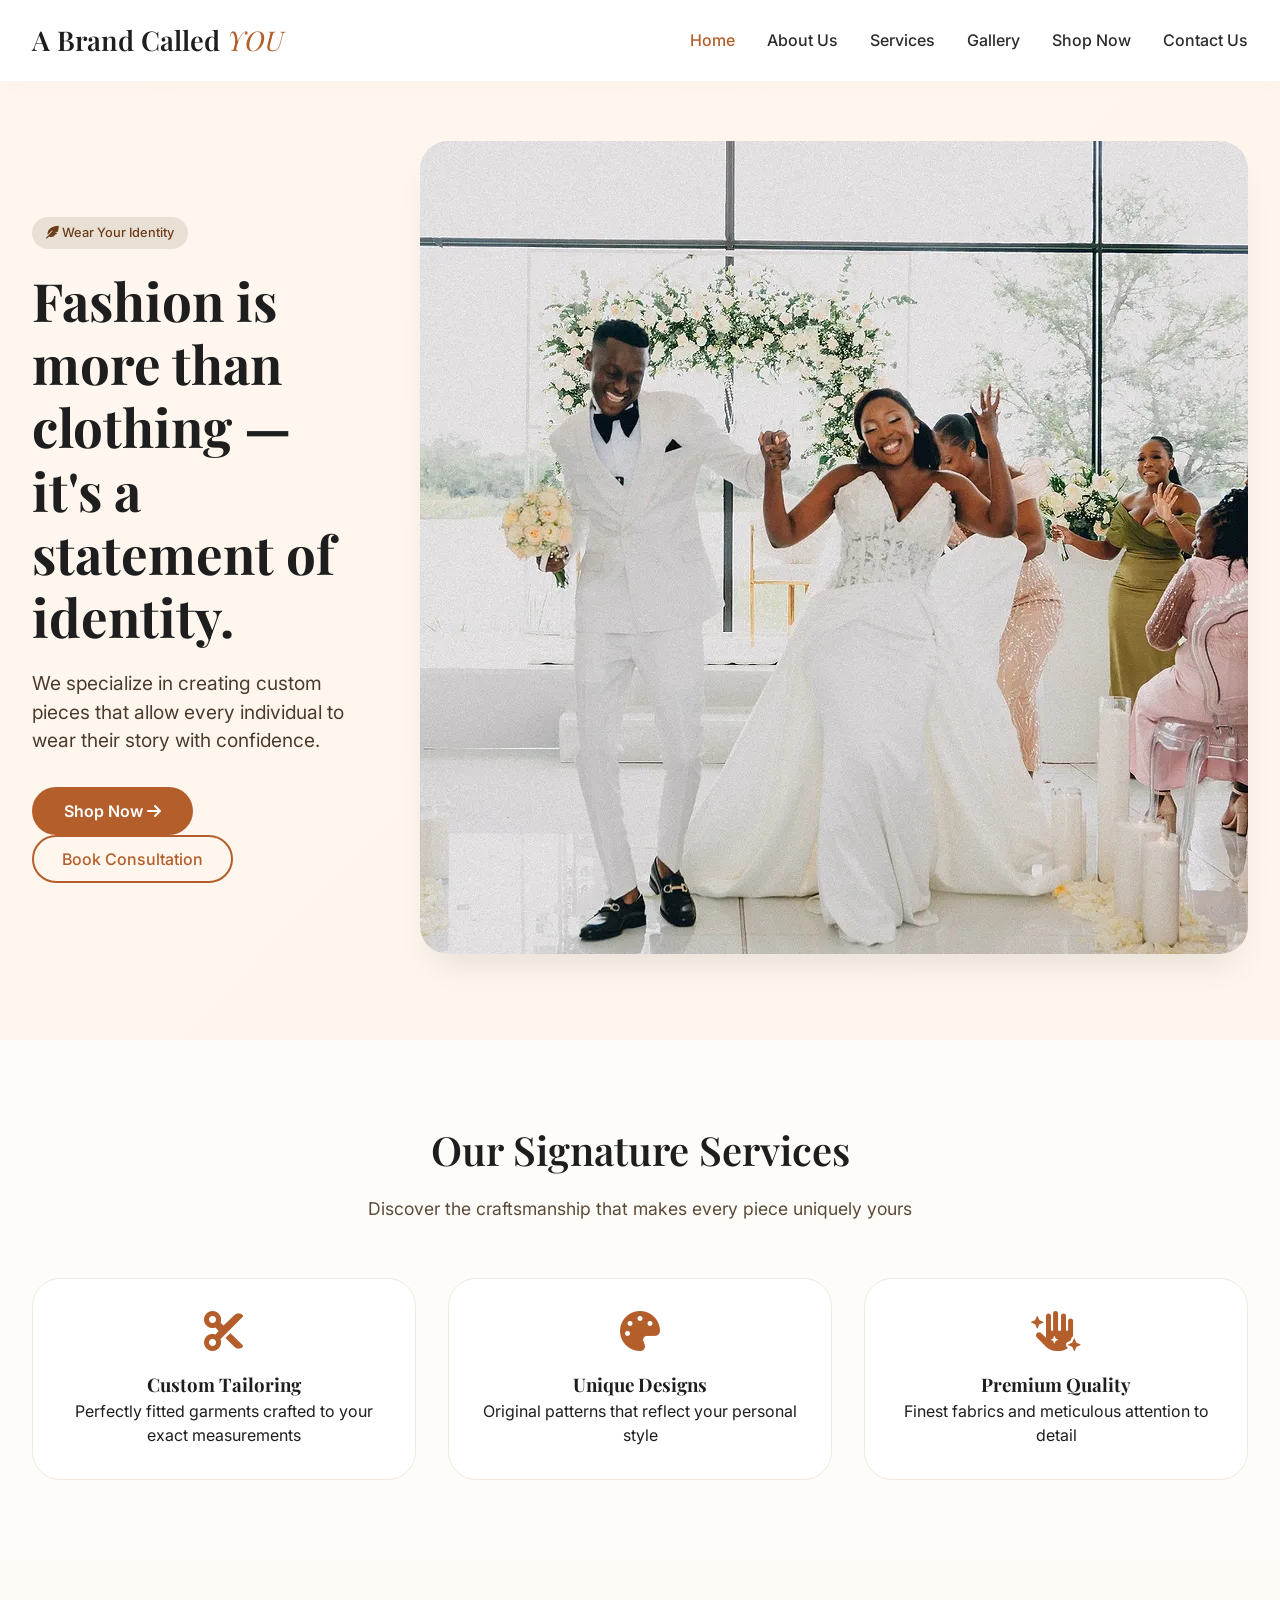
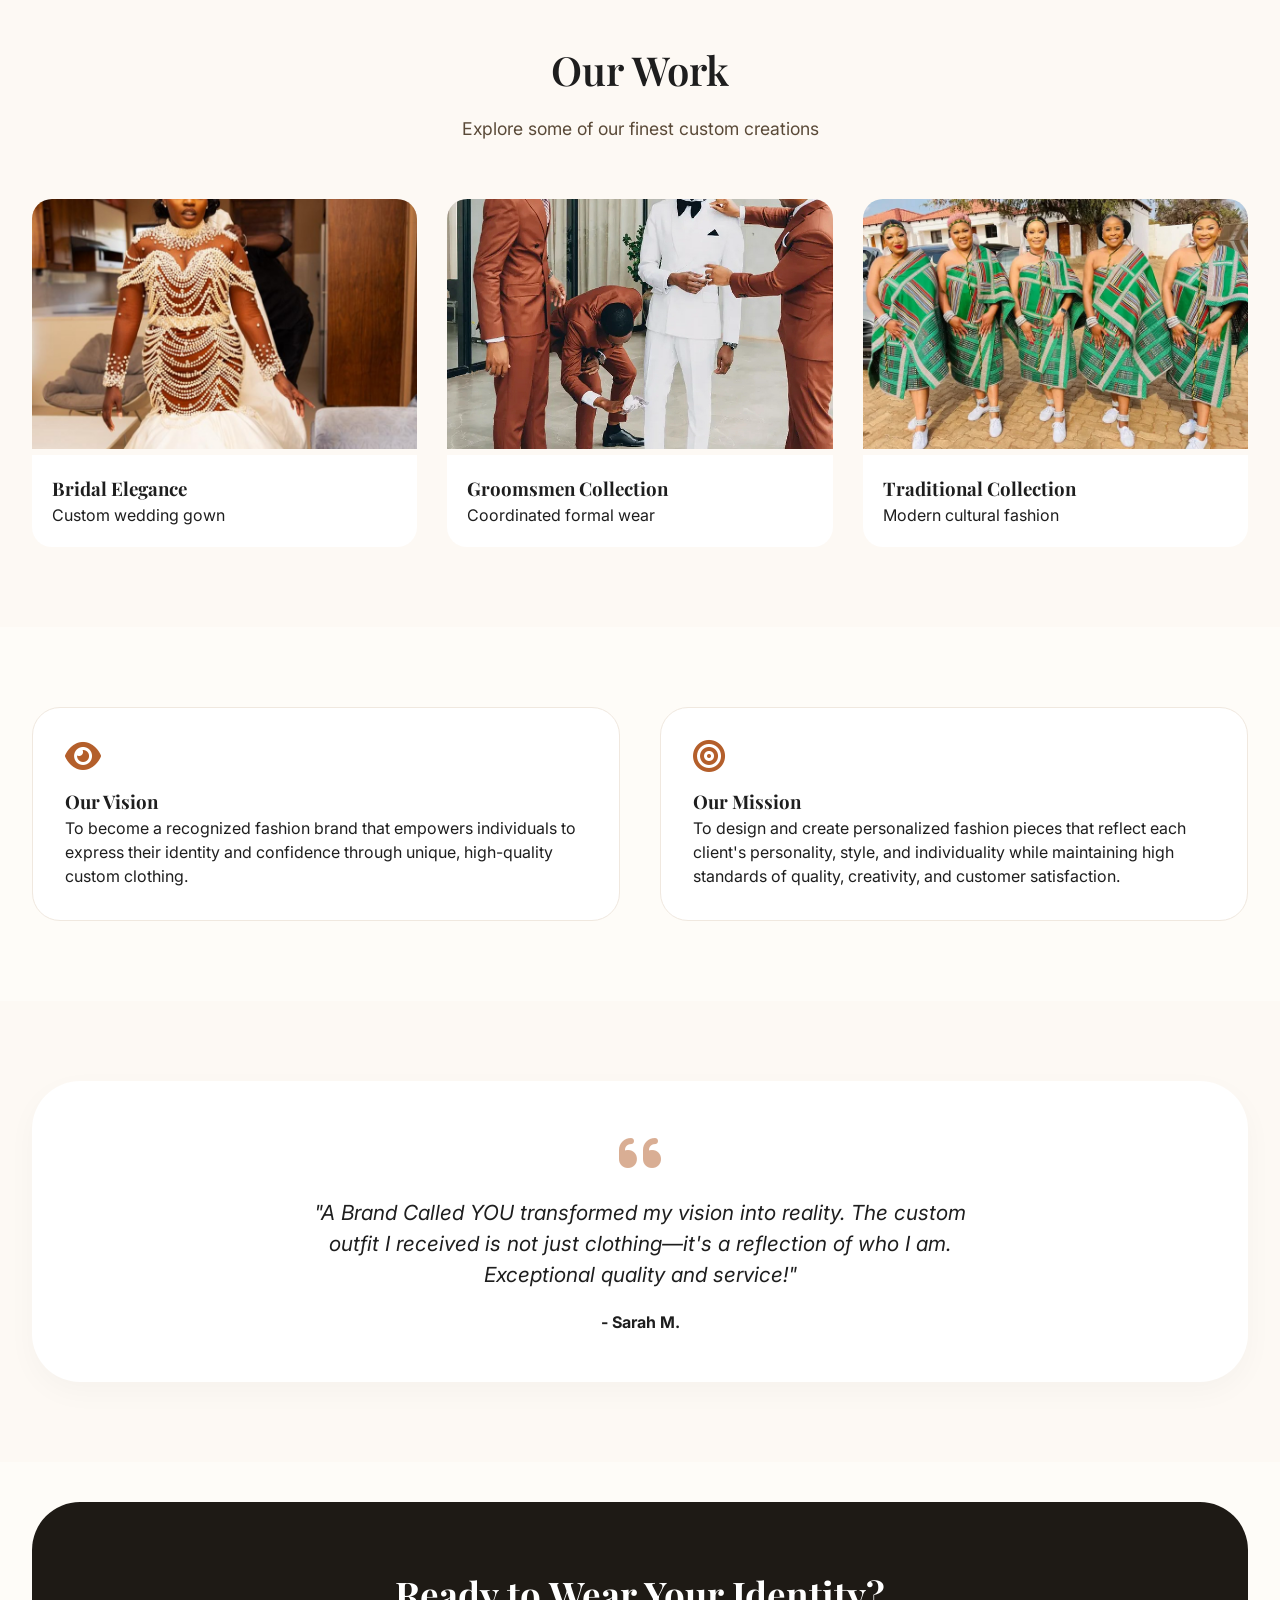
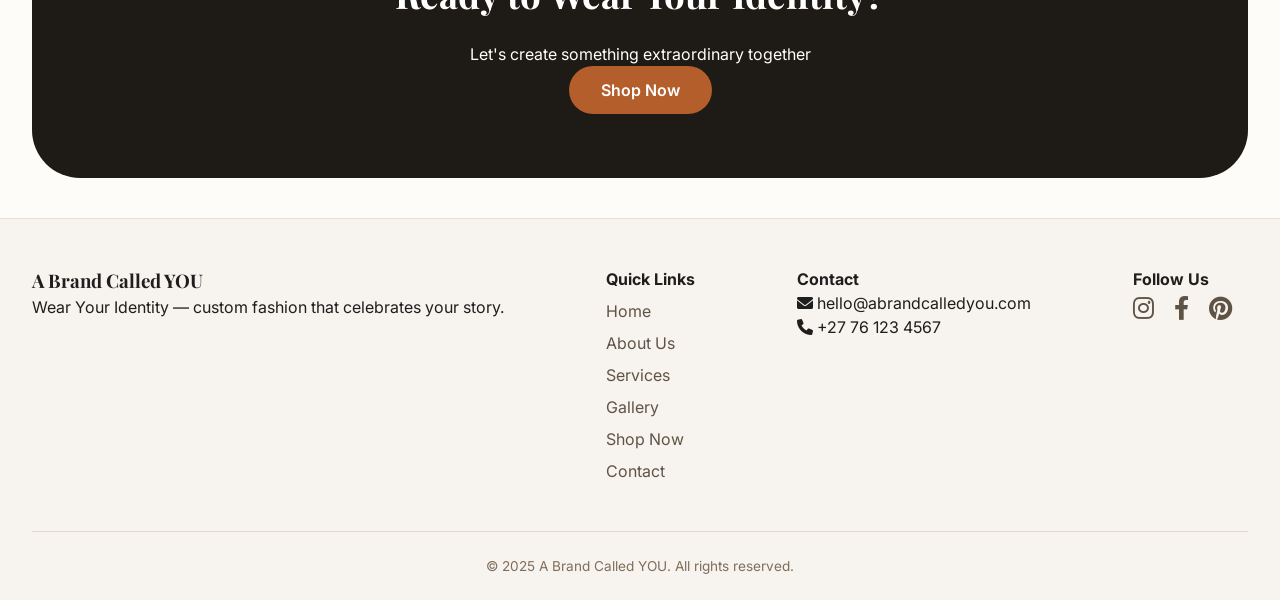
<file: index.html>
<!DOCTYPE html>
<html lang="en">
<head>
    <meta charset="UTF-8">
    <meta name="viewport" content="width=device-width, initial-scale=1.0">
    <title>A Brand Called YOU | Home - Wear Your Identity</title>
    <link href="https://fonts.googleapis.com/css2?family=Inter:opsz,wght@14..32,300;14..32,400;14..32,500;14..32,600;14..32,700&family=Playfair+Display:ital,wght@0,400;0,500;0,600;1,400&display=swap" rel="stylesheet">
    <link rel="stylesheet" href="https://cdnjs.cloudflare.com/ajax/libs/font-awesome/6.0.0-beta3/css/all.min.css">
    <link rel="stylesheet" href="css/style.css">
</head>
<body>
    <header>
        <div class="container">
            <div class="navbar">
                <div class="logo">
                    <a href="index.html">A Brand Called <span>YOU</span></a>
                </div>
                <button class="menu-toggle" id="mobileMenuBtn"><i class="fas fa-bars"></i></button>
                <ul class="nav-links" id="navLinks">
                    <li><a href="index.html" class="active">Home</a></li>
                    <li><a href="about.html">About Us</a></li>
                    <li><a href="services.html">Services</a></li>
                    <li><a href="gallery.html">Gallery</a></li>
                    <li><a href="shop.html">Shop Now</a></li>
                    <li><a href="contact.html">Contact Us</a></li>
                </ul>
            </div>
        </div>
    </header>

    <main>
        <!-- Hero Section -->
        <section class="hero">
            <div class="container hero-grid">
                <div class="hero-content">
                    <div class="hero-badge"><i class="fas fa-feather-alt"></i> Wear Your Identity</div>
                    <h1>Fashion is more than clothing — <br> it's a statement of identity.</h1>
                    <p>We specialize in creating custom pieces that allow every individual to wear their story with confidence.</p>
                    <a href="shop.html" class="btn-primary">Shop Now <i class="fas fa-arrow-right"></i></a>
                    <a href="contact.html" class="btn-outline">Book Consultation</a>
                </div>
                <div class="hero-image">
                    <img src="images/couple-portrait.png.png" alt="A Brand Called YOU fashion showcase" style="width:100%; border-radius:28px; box-shadow:0 20px 35px -12px rgba(0,0,0,0.1);">
                </div>
            </div>
        </section>

        <!-- Featured Services -->
        <section class="featured">
            <div class="container">
                <h2 class="section-title">Our Signature Services</h2>
                <p class="section-sub">Discover the craftsmanship that makes every piece uniquely yours</p>
                <div class="services-grid">
                    <div class="service-card">
                        <i class="fas fa-cut"></i>
                        <h3>Custom Tailoring</h3>
                        <p>Perfectly fitted garments crafted to your exact measurements</p>
                    </div>
                    <div class="service-card">
                        <i class="fas fa-palette"></i>
                        <h3>Unique Designs</h3>
                        <p>Original patterns that reflect your personal style</p>
                    </div>
                    <div class="service-card">
                        <i class="fas fa-hand-sparkles"></i>
                        <h3>Premium Quality</h3>
                        <p>Finest fabrics and meticulous attention to detail</p>
                    </div>
                </div>
            </div>
        </section>

        <!-- Our Work Preview -->
        <section style="background: #fdf9f4;">
            <div class="container">
                <h2 class="section-title">Our Work</h2>
                <p class="section-sub">Explore some of our finest custom creations</p>
                <div style="display: grid; grid-template-columns: repeat(auto-fit, minmax(280px, 1fr)); gap: 30px;">
                    <div style="border-radius: 20px; overflow: hidden;">
                        <img src="images/bridal-gown.png.png" alt="Bridal gown" style="width:100%; height:250px; object-fit:cover;">
                        <div style="padding: 20px; background: white;">
                            <h3>Bridal Elegance</h3>
                            <p>Custom wedding gown</p>
                        </div>
                    </div>
                    <div style="border-radius: 20px; overflow: hidden;">
                        <img src="images/groomsmen-formal.png.png" alt="Groomsmen" style="width:100%; height:250px; object-fit:cover;">
                        <div style="padding: 20px; background: white;">
                            <h3>Groomsmen Collection</h3>
                            <p>Coordinated formal wear</p>
                        </div>
                    </div>
                    <div style="border-radius: 20px; overflow: hidden;">
                        <img src="images/women-traditional.png.png" alt="Traditional wear" style="width:100%; height:250px; object-fit:cover;">
                        <div style="padding: 20px; background: white;">
                            <h3>Traditional Collection</h3>
                            <p>Modern cultural fashion</p>
                        </div>
                    </div>
                </div>
            </div>
        </section>

        <!-- Vision & Mission -->
        <section class="vision-mission">
            <div class="container">
                <div class="two-columns">
                    <div class="vision-card">
                        <i class="fas fa-eye"></i>
                        <h3>Our Vision</h3>
                        <p>To become a recognized fashion brand that empowers individuals to express their identity and confidence through unique, high-quality custom clothing.</p>
                    </div>
                    <div class="mission-card">
                        <i class="fas fa-bullseye"></i>
                        <h3>Our Mission</h3>
                        <p>To design and create personalized fashion pieces that reflect each client's personality, style, and individuality while maintaining high standards of quality, creativity, and customer satisfaction.</p>
                    </div>
                </div>
            </div>
        </section>

        <!-- Testimonial -->
        <section class="testimonial" style="background: #fdf9f4;">
            <div class="container">
                <div class="testimonial-card">
                    <i class="fas fa-quote-left"></i>
                    <p>"A Brand Called YOU transformed my vision into reality. The custom outfit I received is not just clothing—it's a reflection of who I am. Exceptional quality and service!"</p>
                    <h4>- Sarah M.</h4>
                </div>
            </div>
        </section>

        <!-- CTA -->
        <div class="container">
            <div class="cta-section">
                <h2>Ready to Wear Your Identity?</h2>
                <p>Let's create something extraordinary together</p>
                <a href="shop.html" class="btn-primary">Shop Now</a>
            </div>
        </div>
    </main>

    <footer>
        <div class="container">
            <div class="footer-content">
                <div class="footer-col">
                    <h3>A Brand Called YOU</h3>
                    <p>Wear Your Identity — custom fashion that celebrates your story.</p>
                </div>
                <div class="footer-col">
                    <h4>Quick Links</h4>
                    <ul>
                        <li><a href="index.html">Home</a></li>
                        <li><a href="about.html">About Us</a></li>
                        <li><a href="services.html">Services</a></li>
                        <li><a href="gallery.html">Gallery</a></li>
                        <li><a href="shop.html">Shop Now</a></li>
                        <li><a href="contact.html">Contact</a></li>
                    </ul>
                </div>
                <div class="footer-col">
                    <h4>Contact</h4>
                    <p><i class="fas fa-envelope"></i> hello@abrandcalledyou.com</p>
                    <p><i class="fas fa-phone"></i> +27 76 123 4567</p>
                </div>
                <div class="footer-col">
                    <h4>Follow Us</h4>
                    <div class="social-links">
                        <a href="#"><i class="fab fa-instagram"></i></a>
                        <a href="#"><i class="fab fa-facebook-f"></i></a>
                        <a href="#"><i class="fab fa-pinterest"></i></a>
                    </div>
                </div>
            </div>
            <div class="copyright">
                &copy; 2025 A Brand Called YOU. All rights reserved.
            </div>
        </div>
    </footer>

    <script src="js/main.js"></script>
</body>
</html>
</file>
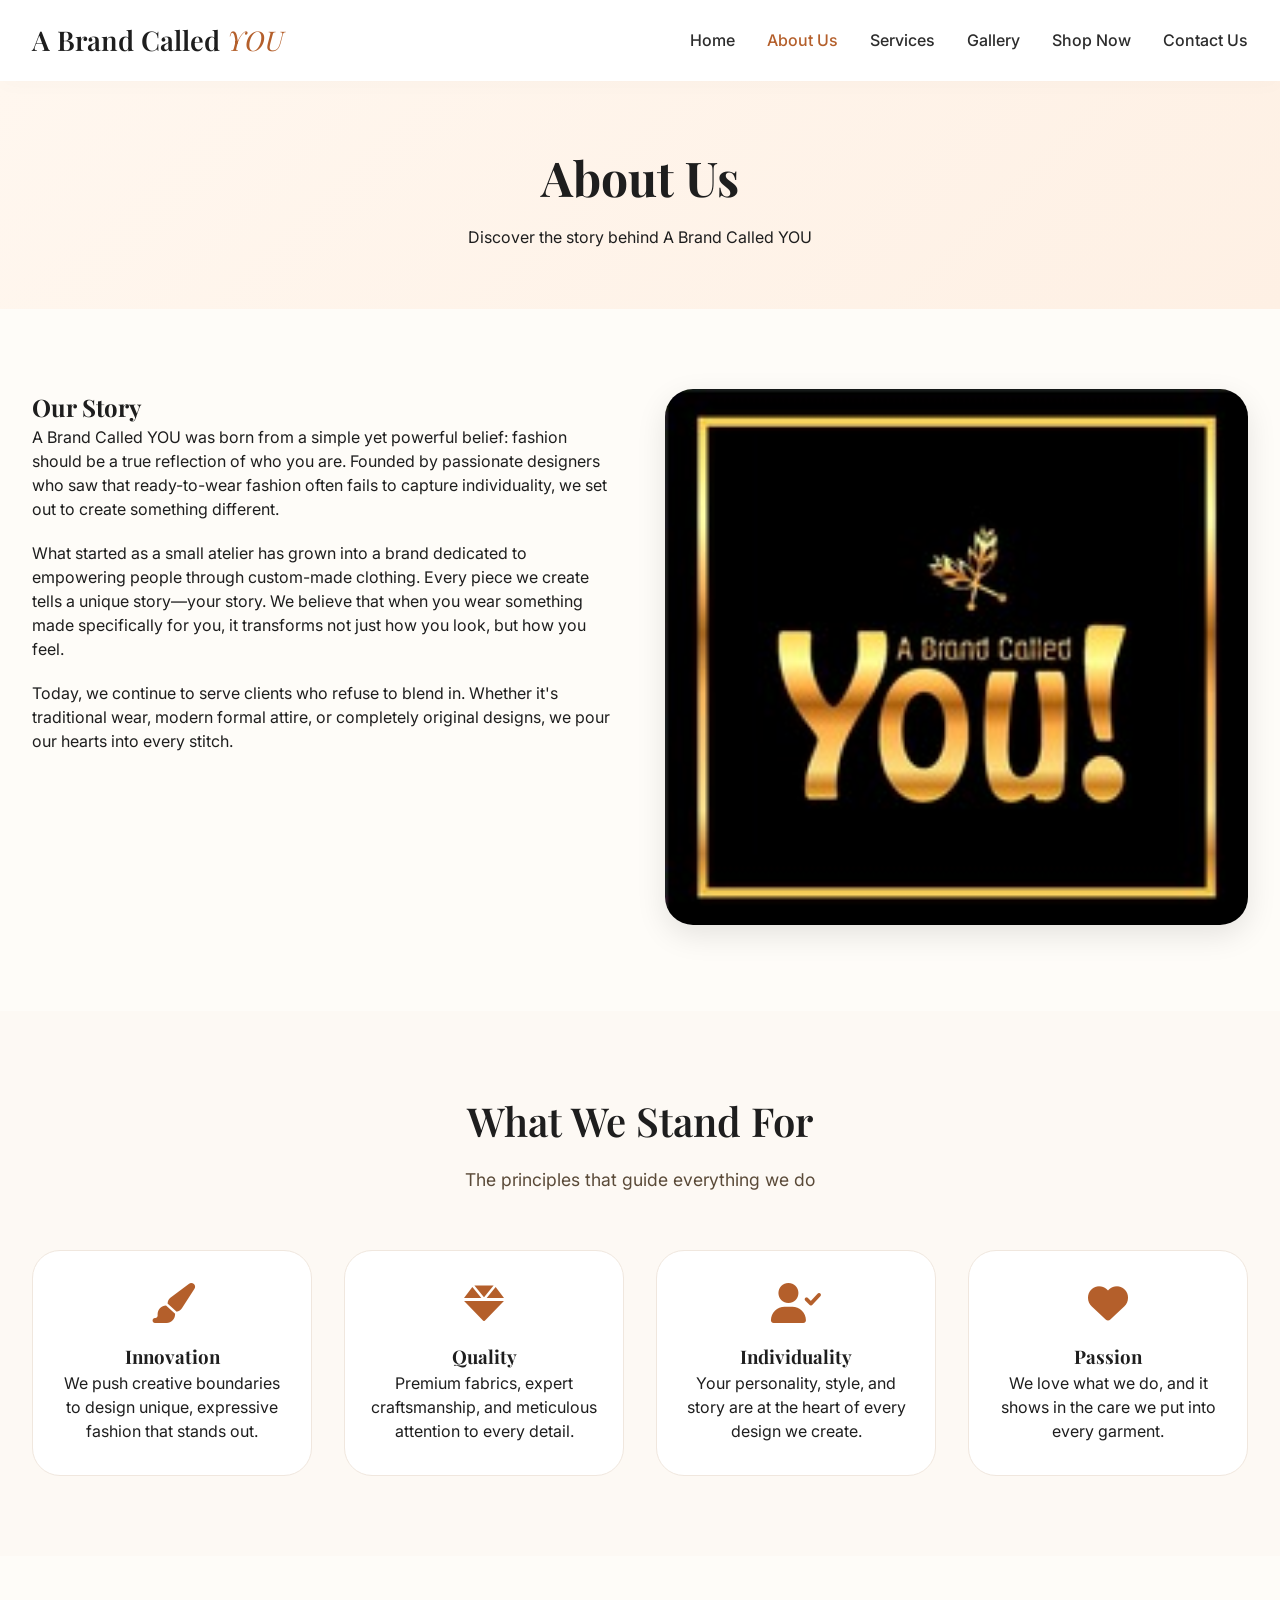
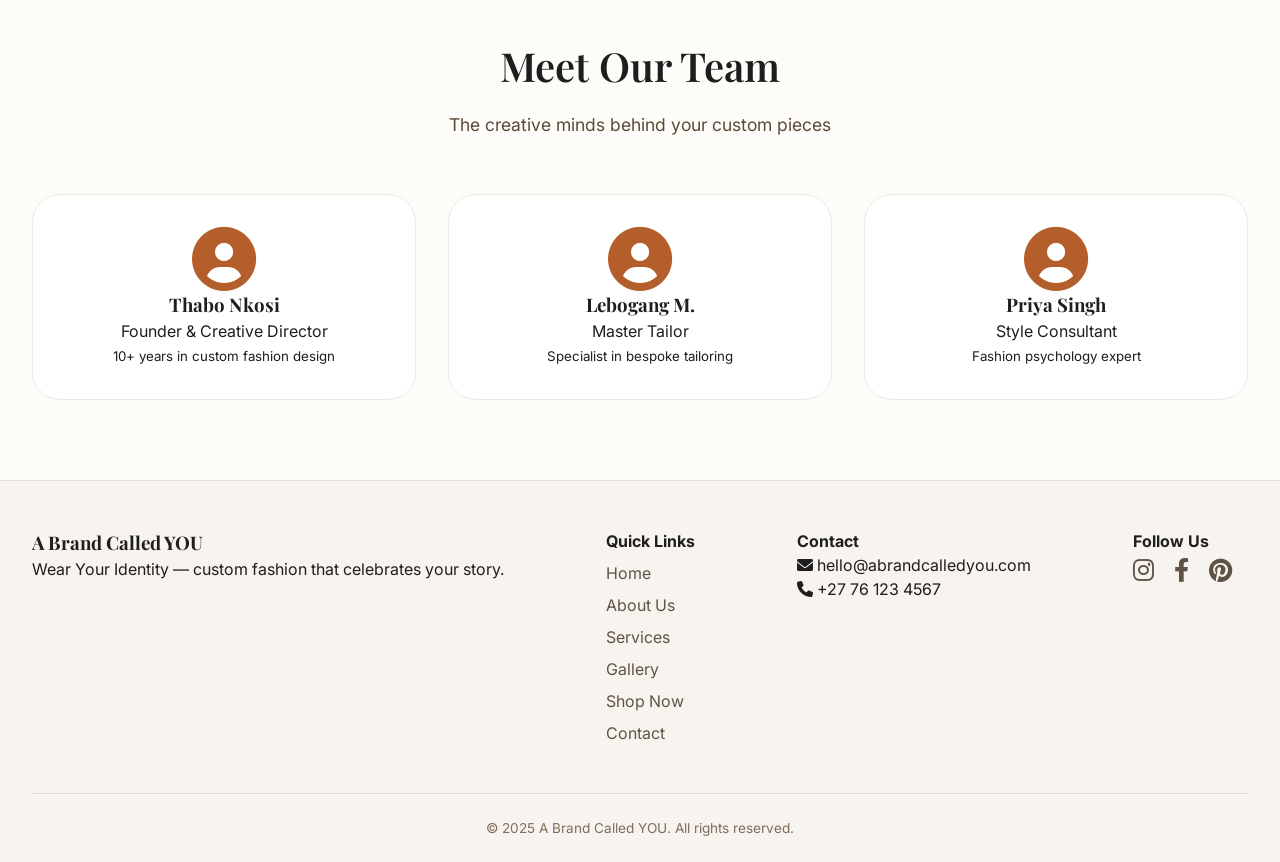
<file: about.html>
<!DOCTYPE html>
<html lang="en">
<head>
    <meta charset="UTF-8">
    <meta name="viewport" content="width=device-width, initial-scale=1.0">
    <title>A Brand Called YOU | About Us - Our Story</title>
    <link href="https://fonts.googleapis.com/css2?family=Inter:opsz,wght@14..32,300;14..32,400;14..32,500;14..32,600;14..32,700&family=Playfair+Display:ital,wght@0,400;0,500;0,600;1,400&display=swap" rel="stylesheet">
    <link rel="stylesheet" href="https://cdnjs.cloudflare.com/ajax/libs/font-awesome/6.0.0-beta3/css/all.min.css">
    <link rel="stylesheet" href="css/style.css">
</head>
<body>
    <header>
        <div class="container">
            <div class="navbar">
                <div class="logo">
                    <a href="index.html">A Brand Called <span>YOU</span></a>
                </div>
                <button class="menu-toggle" id="mobileMenuBtn"><i class="fas fa-bars"></i></button>
                <ul class="nav-links" id="navLinks">
                    <li><a href="index.html">Home</a></li>
                    <li><a href="about.html" class="active">About Us</a></li>
                    <li><a href="services.html">Services</a></li>
                    <li><a href="gallery.html">Gallery</a></li>
                    <li><a href="shop.html">Shop Now</a></li>
                    <li><a href="contact.html">Contact Us</a></li>
                </ul>
            </div>
        </div>
    </header>

    <main>
        <!-- Page Header -->
        <section class="page-header">
            <div class="container">
                <h1>About Us</h1>
                <p>Discover the story behind A Brand Called YOU</p>
            </div>
        </section>

        <!-- Our Story -->
        <section class="story-section">
            <div class="container">
                <div class="story-content" style="display: flex; gap: 50px; flex-wrap: wrap;">
                    <div class="story-text" style="flex: 1;">
                        <h2>Our Story</h2>
                        <p>A Brand Called YOU was born from a simple yet powerful belief: fashion should be a true reflection of who you are. Founded by passionate designers who saw that ready-to-wear fashion often fails to capture individuality, we set out to create something different.</p>
                        <p style="margin-top: 20px;">What started as a small atelier has grown into a brand dedicated to empowering people through custom-made clothing. Every piece we create tells a unique story—your story. We believe that when you wear something made specifically for you, it transforms not just how you look, but how you feel.</p>
                        <p style="margin-top: 20px;">Today, we continue to serve clients who refuse to blend in. Whether it's traditional wear, modern formal attire, or completely original designs, we pour our hearts into every stitch.</p>
                    </div>
                    <div class="story-image" style="flex: 1;">
                        <img src="images/logo.png.jpeg" alt="A Brand Called YOU Logo" style="width:100%; border-radius:28px; box-shadow: 0 10px 30px rgba(0,0,0,0.1);">
                    </div>
                </div>
            </div>
        </section>

        <!-- Values -->
        <section class="values-section" style="background: #fdf9f4;">
            <div class="container">
                <h2 class="section-title">What We Stand For</h2>
                <p class="section-sub">The principles that guide everything we do</p>
                <div class="values-grid">
                    <div class="value-card">
                        <i class="fas fa-paint-brush"></i>
                        <h3>Innovation</h3>
                        <p>We push creative boundaries to design unique, expressive fashion that stands out.</p>
                    </div>
                    <div class="value-card">
                        <i class="fas fa-gem"></i>
                        <h3>Quality</h3>
                        <p>Premium fabrics, expert craftsmanship, and meticulous attention to every detail.</p>
                    </div>
                    <div class="value-card">
                        <i class="fas fa-user-check"></i>
                        <h3>Individuality</h3>
                        <p>Your personality, style, and story are at the heart of every design we create.</p>
                    </div>
                    <div class="value-card">
                        <i class="fas fa-heart"></i>
                        <h3>Passion</h3>
                        <p>We love what we do, and it shows in the care we put into every garment.</p>
                    </div>
                </div>
            </div>
        </section>

        <!-- Team Section -->
        <section class="team-section">
            <div class="container">
                <h2 class="section-title">Meet Our Team</h2>
                <p class="section-sub">The creative minds behind your custom pieces</p>
                <div class="team-grid">
                    <div class="team-card">
                        <div class="team-avatar"><i class="fas fa-user-circle" style="font-size: 4rem; color: #b45f2b;"></i></div>
                        <h3>Thabo Nkosi</h3>
                        <p>Founder & Creative Director</p>
                        <small>10+ years in custom fashion design</small>
                    </div>
                    <div class="team-card">
                        <div class="team-avatar"><i class="fas fa-user-circle" style="font-size: 4rem; color: #b45f2b;"></i></div>
                        <h3>Lebogang M.</h3>
                        <p>Master Tailor</p>
                        <small>Specialist in bespoke tailoring</small>
                    </div>
                    <div class="team-card">
                        <div class="team-avatar"><i class="fas fa-user-circle" style="font-size: 4rem; color: #b45f2b;"></i></div>
                        <h3>Priya Singh</h3>
                        <p>Style Consultant</p>
                        <small>Fashion psychology expert</small>
                    </div>
                </div>
            </div>
        </section>
    </main>

    <footer>
        <div class="container">
            <div class="footer-content">
                <div class="footer-col">
                    <h3>A Brand Called YOU</h3>
                    <p>Wear Your Identity — custom fashion that celebrates your story.</p>
                </div>
                <div class="footer-col">
                    <h4>Quick Links</h4>
                    <ul>
                        <li><a href="index.html">Home</a></li>
                        <li><a href="about.html">About Us</a></li>
                        <li><a href="services.html">Services</a></li>
                        <li><a href="gallery.html">Gallery</a></li>
                        <li><a href="shop.html">Shop Now</a></li>
                        <li><a href="contact.html">Contact</a></li>
                    </ul>
                </div>
                <div class="footer-col">
                    <h4>Contact</h4>
                    <p><i class="fas fa-envelope"></i> hello@abrandcalledyou.com</p>
                    <p><i class="fas fa-phone"></i> +27 76 123 4567</p>
                </div>
                <div class="footer-col">
                    <h4>Follow Us</h4>
                    <div class="social-links">
                        <a href="#"><i class="fab fa-instagram"></i></a>
                        <a href="#"><i class="fab fa-facebook-f"></i></a>
                        <a href="#"><i class="fab fa-pinterest"></i></a>
                    </div>
                </div>
            </div>
            <div class="copyright">
                &copy; 2025 A Brand Called YOU. All rights reserved.
            </div>
        </div>
    </footer>

    <script src="js/main.js"></script>
</body>
</html>
</file>
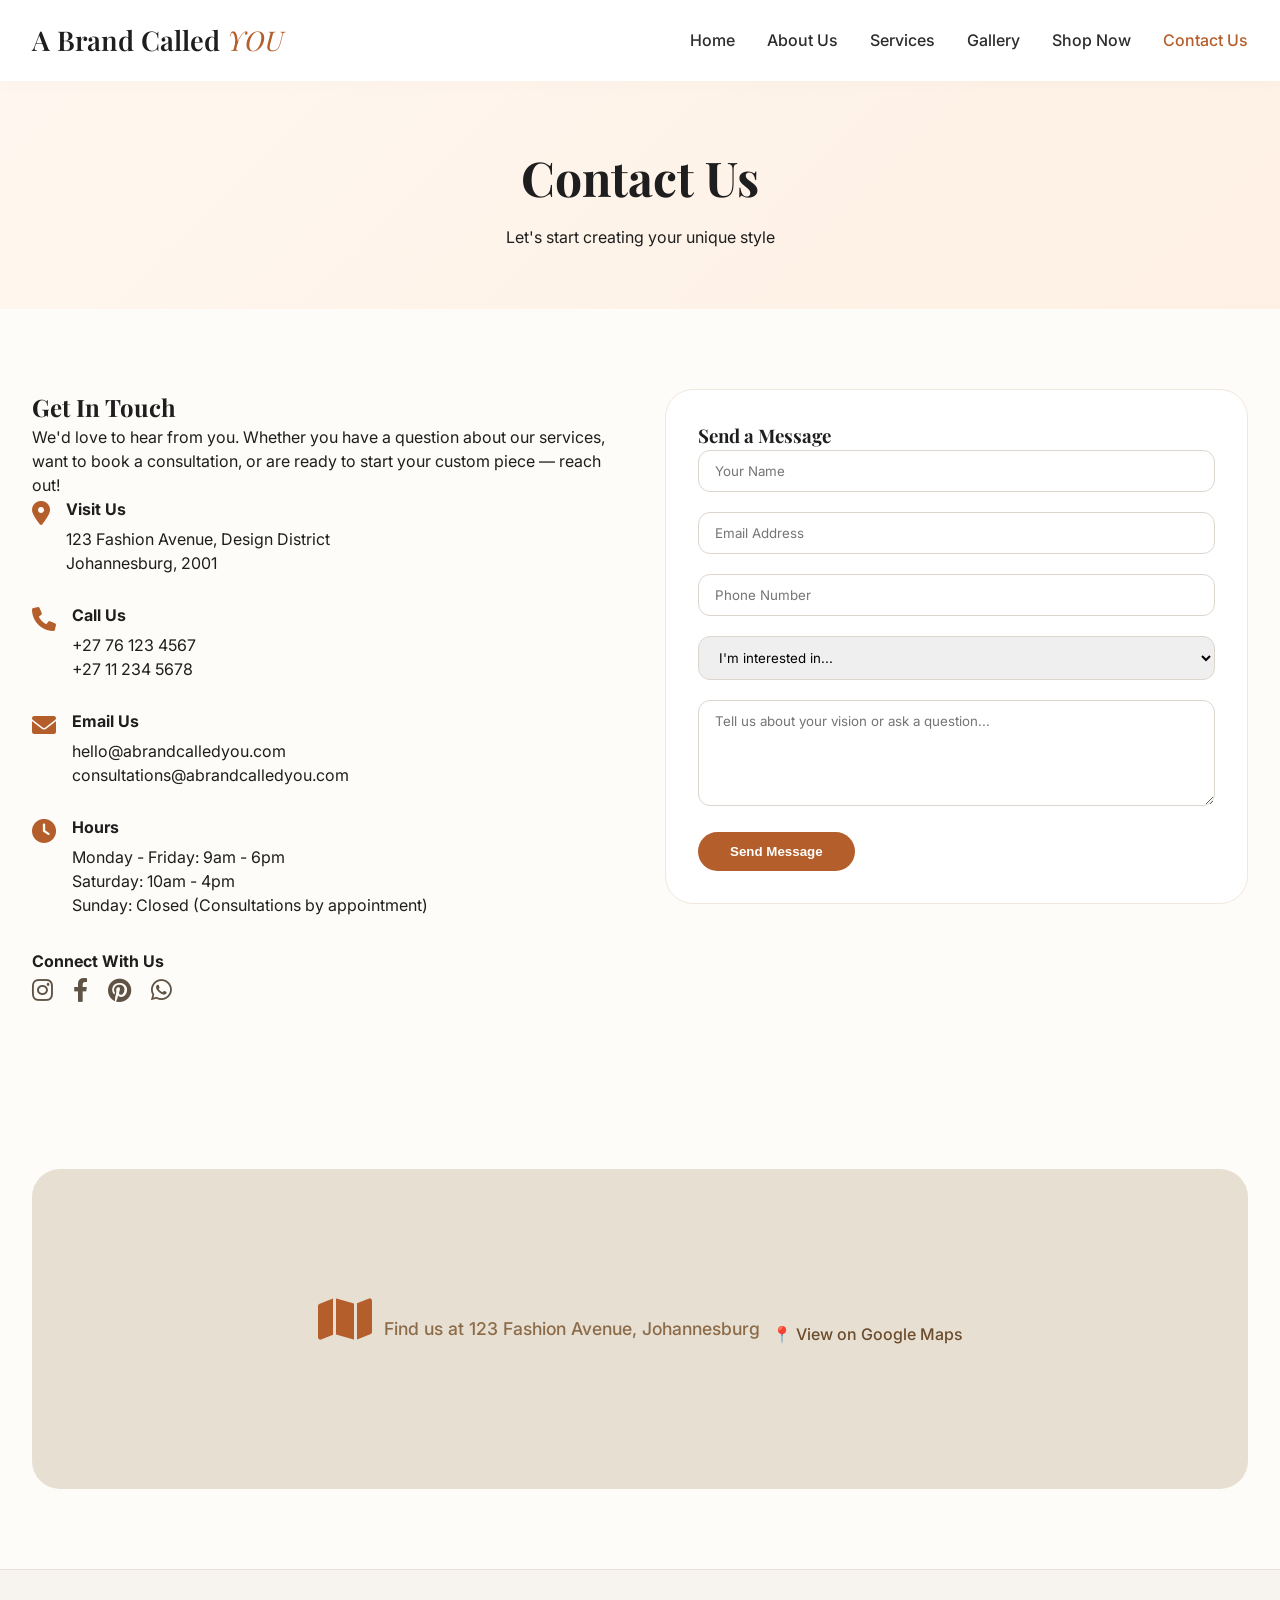
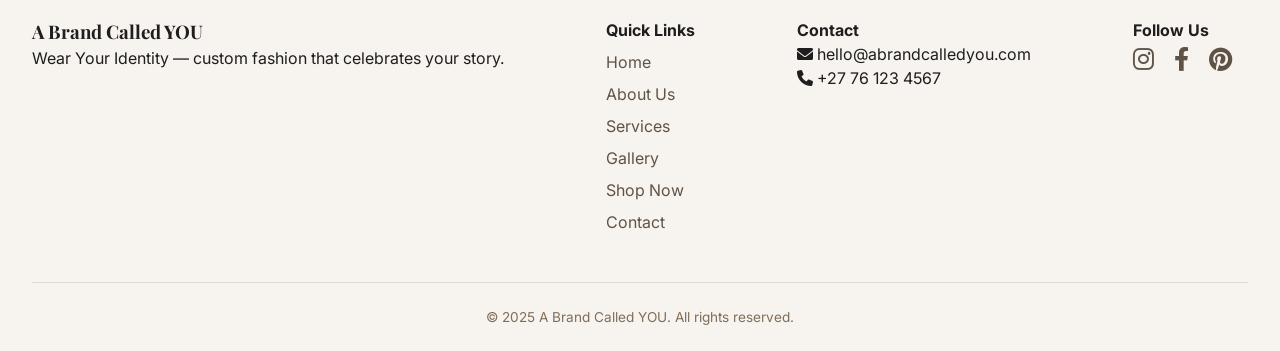
<file: contact.html>
<!DOCTYPE html>
<html lang="en">
<head>
    <meta charset="UTF-8">
    <meta name="viewport" content="width=device-width, initial-scale=1.0">
    <title>A Brand Called YOU | Contact - Get In Touch</title>
    <link href="https://fonts.googleapis.com/css2?family=Inter:opsz,wght@14..32,300;14..32,400;14..32,500;14..32,600;14..32,700&family=Playfair+Display:ital,wght@0,400;0,500;0,600;1,400&display=swap" rel="stylesheet">
    <link rel="stylesheet" href="https://cdnjs.cloudflare.com/ajax/libs/font-awesome/6.0.0-beta3/css/all.min.css">
    <link rel="stylesheet" href="css/style.css">
</head>
<body>
    <header>
        <div class="container">
            <div class="navbar">
                <div class="logo">
                    <a href="index.html">A Brand Called <span>YOU</span></a>
                </div>
                <button class="menu-toggle" id="mobileMenuBtn"><i class="fas fa-bars"></i></button>
                <ul class="nav-links" id="navLinks">
                    <li><a href="index.html">Home</a></li>
                    <li><a href="about.html">About Us</a></li>
                    <li><a href="services.html">Services</a></li>
                    <li><a href="gallery.html">Gallery</a></li>
                    <li><a href="shop.html">Shop Now</a></li>
                    <li><a href="contact.html" class="active">Contact Us</a></li>
                </ul>
            </div>
        </div>
    </header>

    <main>
        <!-- Page Header -->
        <section class="page-header">
            <div class="container">
                <h1>Contact Us</h1>
                <p>Let's start creating your unique style</p>
            </div>
        </section>

        <!-- Contact Content -->
        <section class="contact-section">
            <div class="container">
                <div class="contact-grid">
                    <div class="contact-info">
                        <h2>Get In Touch</h2>
                        <p>We'd love to hear from you. Whether you have a question about our services, want to book a consultation, or are ready to start your custom piece — reach out!</p>
                        
                        <div class="contact-details">
                            <div class="contact-item">
                                <i class="fas fa-map-marker-alt"></i>
                                <div>
                                    <h4>Visit Us</h4>
                                    <p>123 Fashion Avenue, Design District<br>Johannesburg, 2001</p>
                                </div>
                            </div>
                            <div class="contact-item">
                                <i class="fas fa-phone"></i>
                                <div>
                                    <h4>Call Us</h4>
                                    <p>+27 76 123 4567</p>
                                    <p>+27 11 234 5678</p>
                                </div>
                            </div>
                            <div class="contact-item">
                                <i class="fas fa-envelope"></i>
                                <div>
                                    <h4>Email Us</h4>
                                    <p>hello@abrandcalledyou.com</p>
                                    <p>consultations@abrandcalledyou.com</p>
                                </div>
                            </div>
                            <div class="contact-item">
                                <i class="fas fa-clock"></i>
                                <div>
                                    <h4>Hours</h4>
                                    <p>Monday - Friday: 9am - 6pm</p>
                                    <p>Saturday: 10am - 4pm</p>
                                    <p>Sunday: Closed (Consultations by appointment)</p>
                                </div>
                            </div>
                        </div>

                        <div class="social-connect">
                            <h4>Connect With Us</h4>
                            <div class="social-links">
                                <a href="#"><i class="fab fa-instagram"></i></a>
                                <a href="#"><i class="fab fa-facebook-f"></i></a>
                                <a href="#"><i class="fab fa-pinterest"></i></a>
                                <a href="#"><i class="fab fa-whatsapp"></i></a>
                            </div>
                        </div>
                    </div>

                    <div class="contact-form">
                        <form action="#" method="post">
                            <h3>Send a Message</h3>
                            <div class="form-group">
                                <input type="text" placeholder="Your Name" required>
                            </div>
                            <div class="form-group">
                                <input type="email" placeholder="Email Address" required>
                            </div>
                            <div class="form-group">
                                <input type="tel" placeholder="Phone Number">
                            </div>
                            <div class="form-group">
                                <select>
                                    <option>I'm interested in...</option>
                                    <option>Custom Design</option>
                                    <option>Bespoke Tailoring</option>
                                    <option>Style Consultation</option>
                                    <option>Group/Uniform Order</option>
                                    <option>General Inquiry</option>
                                </select>
                            </div>
                            <div class="form-group">
                                <textarea rows="5" placeholder="Tell us about your vision or ask a question..."></textarea>
                            </div>
                            <button type="submit" class="btn-primary">Send Message</button>
                        </form>
                    </div>
                </div>
            </div>
        </section>

        <!-- Map Section -->
        <section class="map-section">
            <div class="container">
                <div class="map-placeholder" style="background: #e8dfd3; border-radius: 28px; padding: 60px; text-align: center;">
                    <i class="fas fa-map" style="font-size: 3rem; color: #b45f2b; margin-bottom: 20px;"></i>
                    <p style="font-size: 1.1rem;">Find us at 123 Fashion Avenue, Johannesburg</p>
                    <p style="margin-top: 10px; color: #6b4c2c;">📍 View on Google Maps</p>
                </div>
            </div>
        </section>
    </main>

    <footer>
        <div class="container">
            <div class="footer-content">
                <div class="footer-col">
                    <h3>A Brand Called YOU</h3>
                    <p>Wear Your Identity — custom fashion that celebrates your story.</p>
                </div>
                <div class="footer-col">
                    <h4>Quick Links</h4>
                    <ul>
                        <li><a href="index.html">Home</a></li>
                        <li><a href="about.html">About Us</a></li>
                        <li><a href="services.html">Services</a></li>
                        <li><a href="gallery.html">Gallery</a></li>
                        <li><a href="shop.html">Shop Now</a></li>
                        <li><a href="contact.html">Contact</a></li>
                    </ul>
                </div>
                <div class="footer-col">
                    <h4>Contact</h4>
                    <p><i class="fas fa-envelope"></i> hello@abrandcalledyou.com</p>
                    <p><i class="fas fa-phone"></i> +27 76 123 4567</p>
                </div>
                <div class="footer-col">
                    <h4>Follow Us</h4>
                    <div class="social-links">
                        <a href="#"><i class="fab fa-instagram"></i></a>
                        <a href="#"><i class="fab fa-facebook-f"></i></a>
                        <a href="#"><i class="fab fa-pinterest"></i></a>
                    </div>
                </div>
            </div>
            <div class="copyright">
                &copy; 2025 A Brand Called YOU. All rights reserved.
            </div>
        </div>
    </footer>

    <script src="js/main.js"></script>
</body>
</html>
</file>
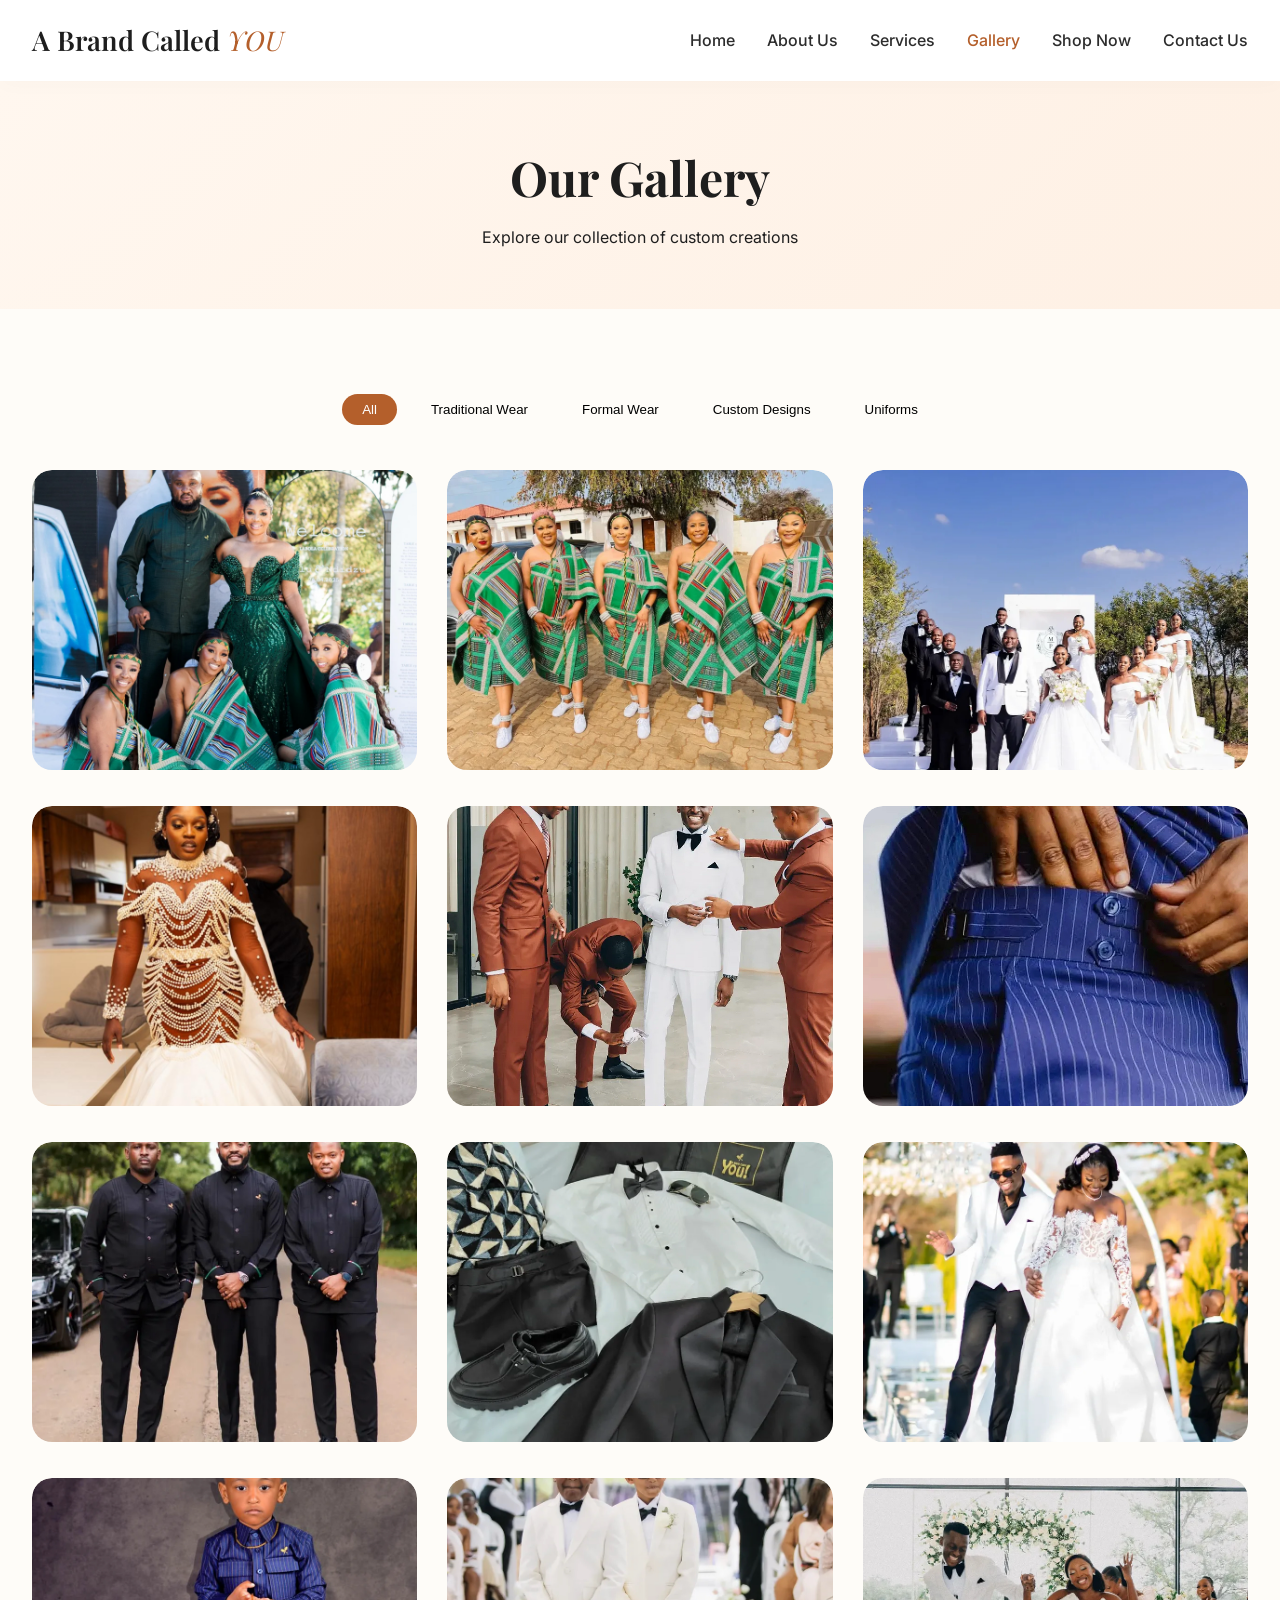
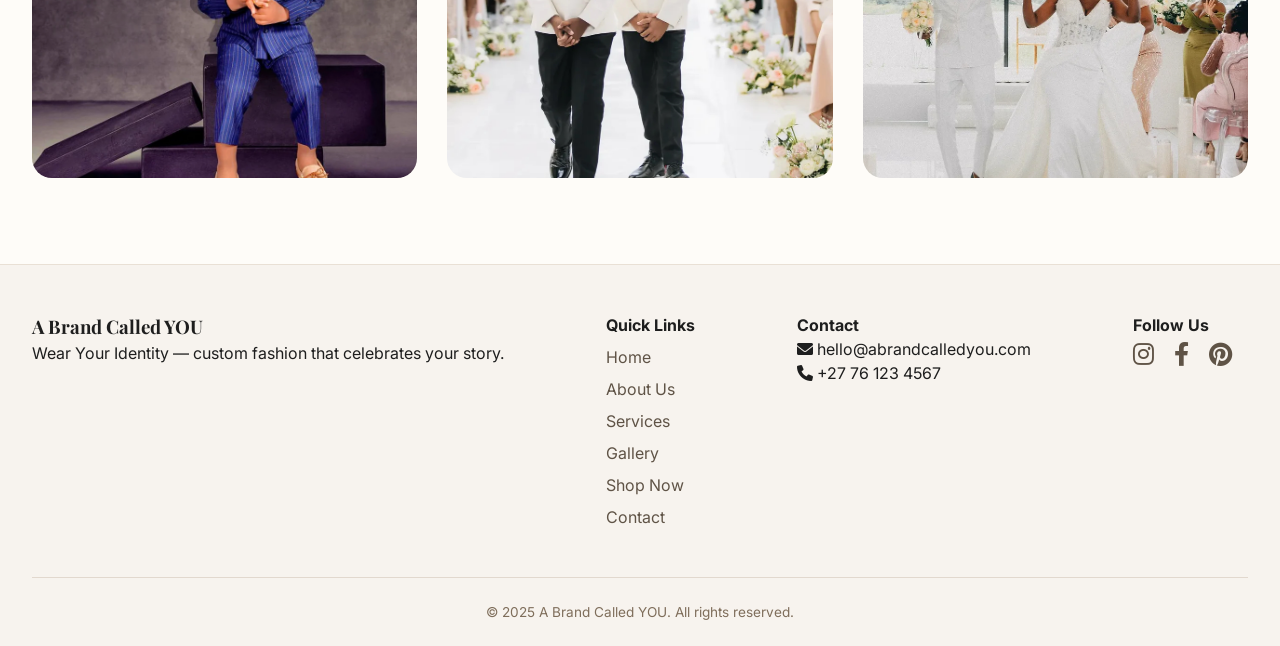
<file: gallery.html>
<!DOCTYPE html>
<html lang="en">
<head>
    <meta charset="UTF-8">
    <meta name="viewport" content="width=device-width, initial-scale=1.0">
    <title>A Brand Called YOU | Gallery - Our Work</title>
    <link href="https://fonts.googleapis.com/css2?family=Inter:opsz,wght@14..32,300;14..32,400;14..32,500;14..32,600;14..32,700&family=Playfair+Display:ital,wght@0,400;0,500;0,600;1,400&display=swap" rel="stylesheet">
    <link rel="stylesheet" href="https://cdnjs.cloudflare.com/ajax/libs/font-awesome/6.0.0-beta3/css/all.min.css">
    <link rel="stylesheet" href="css/style.css">
</head>
<body>
    <header>
        <div class="container">
            <div class="navbar">
                <div class="logo">
                    <a href="index.html">A Brand Called <span>YOU</span></a>
                </div>
                <button class="menu-toggle" id="mobileMenuBtn"><i class="fas fa-bars"></i></button>
                <ul class="nav-links" id="navLinks">
                    <li><a href="index.html">Home</a></li>
                    <li><a href="about.html">About Us</a></li>
                    <li><a href="services.html">Services</a></li>
                    <li><a href="gallery.html" class="active">Gallery</a></li>
                    <li><a href="shop.html">Shop Now</a></li>
                    <li><a href="contact.html">Contact Us</a></li>
                </ul>
            </div>
        </div>
    </header>

    <main>
        <!-- Page Header -->
        <section class="page-header">
            <div class="container">
                <h1>Our Gallery</h1>
                <p>Explore our collection of custom creations</p>
            </div>
        </section>

        <!-- Gallery Filter -->
        <section class="gallery-section">
            <div class="container">
                <div class="gallery-filters">
                    <button class="filter-btn active" data-filter="all">All</button>
                    <button class="filter-btn" data-filter="traditional">Traditional Wear</button>
                    <button class="filter-btn" data-filter="formal">Formal Wear</button>
                    <button class="filter-btn" data-filter="custom">Custom Designs</button>
                    <button class="filter-btn" data-filter="uniform">Uniforms</button>
                </div>

                <div class="gallery-grid">
                    <div class="gallery-item" data-category="traditional">
                        <div class="gallery-image">
                            <img src="images/green-traditional.png.png" alt="Green traditional attire" style="width:100%; height:300px; object-fit:cover; border-radius:20px;">
                            <div class="gallery-overlay">
                                <h4>Green Traditional</h4>
                                <p>Elegant cultural wear</p>
                            </div>
                        </div>
                    </div>

                    <div class="gallery-item" data-category="traditional">
                        <div class="gallery-image">
                            <img src="images/women-traditional.png.png" alt="Women's traditional collection" style="width:100%; height:300px; object-fit:cover; border-radius:20px;">
                            <div class="gallery-overlay">
                                <h4>Women's Collection</h4>
                                <p>Modern traditional fusion</p>
                            </div>
                        </div>
                    </div>

                    <div class="gallery-item" data-category="formal">
                        <div class="gallery-image">
                            <img src="images/wedding-couple.png.png" alt="Wedding couple" style="width:100%; height:300px; object-fit:cover; border-radius:20px;">
                            <div class="gallery-overlay">
                                <h4>Wedding Elegance</h4>
                                <p>Custom bridal & groom attire</p>
                            </div>
                        </div>
                    </div>

                    <div class="gallery-item" data-category="formal">
                        <div class="gallery-image">
                            <img src="images/bridal-gown.png.png" alt="Bridal gown" style="width:100%; height:300px; object-fit:cover; border-radius:20px;">
                            <div class="gallery-overlay">
                                <h4>Bridal Collection</h4>
                                <p>Bespoke wedding gowns</p>
                            </div>
                        </div>
                    </div>

                    <div class="gallery-item" data-category="formal">
                        <div class="gallery-image">
                            <img src="images/groomsmen-formal.png.png" alt="Groomsmen formal wear" style="width:100%; height:300px; object-fit:cover; border-radius:20px;">
                            <div class="gallery-overlay">
                                <h4>Groomsmen Collection</h4>
                                <p>Coordinated formal wear</p>
                            </div>
                        </div>
                    </div>

                    <div class="gallery-item" data-category="custom">
                        <div class="gallery-image">
                            <img src="images/suit-detail.png.png" alt="Suit detail" style="width:100%; height:300px; object-fit:cover; border-radius:20px;">
                            <div class="gallery-overlay">
                                <h4>Bespoke Suits</h4>
                                <p>Perfectly tailored formal wear</p>
                            </div>
                        </div>
                    </div>

                    <div class="gallery-item" data-category="uniform">
                        <div class="gallery-image">
                            <img src="images/executive-team.png.png" alt="Executive team uniforms" style="width:100%; height:300px; object-fit:cover; border-radius:20px;">
                            <div class="gallery-overlay">
                                <h4>Corporate Uniforms</h4>
                                <p>Professional team attire</p>
                            </div>
                        </div>
                    </div>

                    <div class="gallery-item" data-category="custom">
                        <div class="gallery-image">
                            <img src="images/clothing-detail.png.png" alt="Clothing detail" style="width:100%; height:300px; object-fit:cover; border-radius:20px;">
                            <div class="gallery-overlay">
                                <h4>Detail Craftsmanship</h4>
                                <p>Meticulous attention to detail</p>
                            </div>
                        </div>
                    </div>

                    <div class="gallery-item" data-category="formal">
                        <div class="gallery-image">
                            <img src="images/wedding-party.png.png" alt="Wedding party" style="width:100%; height:300px; object-fit:cover; border-radius:20px;">
                            <div class="gallery-overlay">
                                <h4>Wedding Party</h4>
                                <p>Complete bridal party looks</p>
                            </div>
                        </div>
                    </div>

                    <div class="gallery-item" data-category="custom">
                        <div class="gallery-image">
                            <img src="images/young-suit.png.png" alt="Young professional suit" style="width:100%; height:300px; object-fit:cover; border-radius:20px;">
                            <div class="gallery-overlay">
                                <h4>Youth Collection</h4>
                                <p>Modern formal for young professionals</p>
                            </div>
                        </div>
                    </div>

                    <div class="gallery-item" data-category="traditional">
                        <div class="gallery-image">
                            <img src="images/young-groomsmen.png.png" alt="Young groomsmen" style="width:100%; height:300px; object-fit:cover; border-radius:20px;">
                            <div class="gallery-overlay">
                                <h4>Junior Groomsmen</h4>
                                <p>Youth traditional wear</p>
                            </div>
                        </div>
                    </div>

                    <div class="gallery-item" data-category="custom">
                        <div class="gallery-image">
                            <img src="images/couple-portrait.png.png" alt="Couple portrait" style="width:100%; height:300px; object-fit:cover; border-radius:20px;">
                            <div class="gallery-overlay">
                                <h4>Couple Portraits</h4>
                                <p>Coordinated couple looks</p>
                            </div>
                        </div>
                    </div>
                </div>
            </div>
        </section>
    </main>

    <footer>
        <div class="container">
            <div class="footer-content">
                <div class="footer-col">
                    <h3>A Brand Called YOU</h3>
                    <p>Wear Your Identity — custom fashion that celebrates your story.</p>
                </div>
                <div class="footer-col">
                    <h4>Quick Links</h4>
                    <ul>
                        <li><a href="index.html">Home</a></li>
                        <li><a href="about.html">About Us</a></li>
                        <li><a href="services.html">Services</a></li>
                        <li><a href="gallery.html">Gallery</a></li>
                        <li><a href="shop.html">Shop Now</a></li>
                        <li><a href="contact.html">Contact</a></li>
                    </ul>
                </div>
                <div class="footer-col">
                    <h4>Contact</h4>
                    <p><i class="fas fa-envelope"></i> hello@abrandcalledyou.com</p>
                    <p><i class="fas fa-phone"></i> +27 76 123 4567</p>
                </div>
                <div class="footer-col">
                    <h4>Follow Us</h4>
                    <div class="social-links">
                        <a href="#"><i class="fab fa-instagram"></i></a>
                        <a href="#"><i class="fab fa-facebook-f"></i></a>
                        <a href="#"><i class="fab fa-pinterest"></i></a>
                    </div>
                </div>
            </div>
            <div class="copyright">
                &copy; 2025 A Brand Called YOU. All rights reserved.
            </div>
        </div>
    </footer>

    <script src="js/main.js"></script>
</body>
</html>
</file>
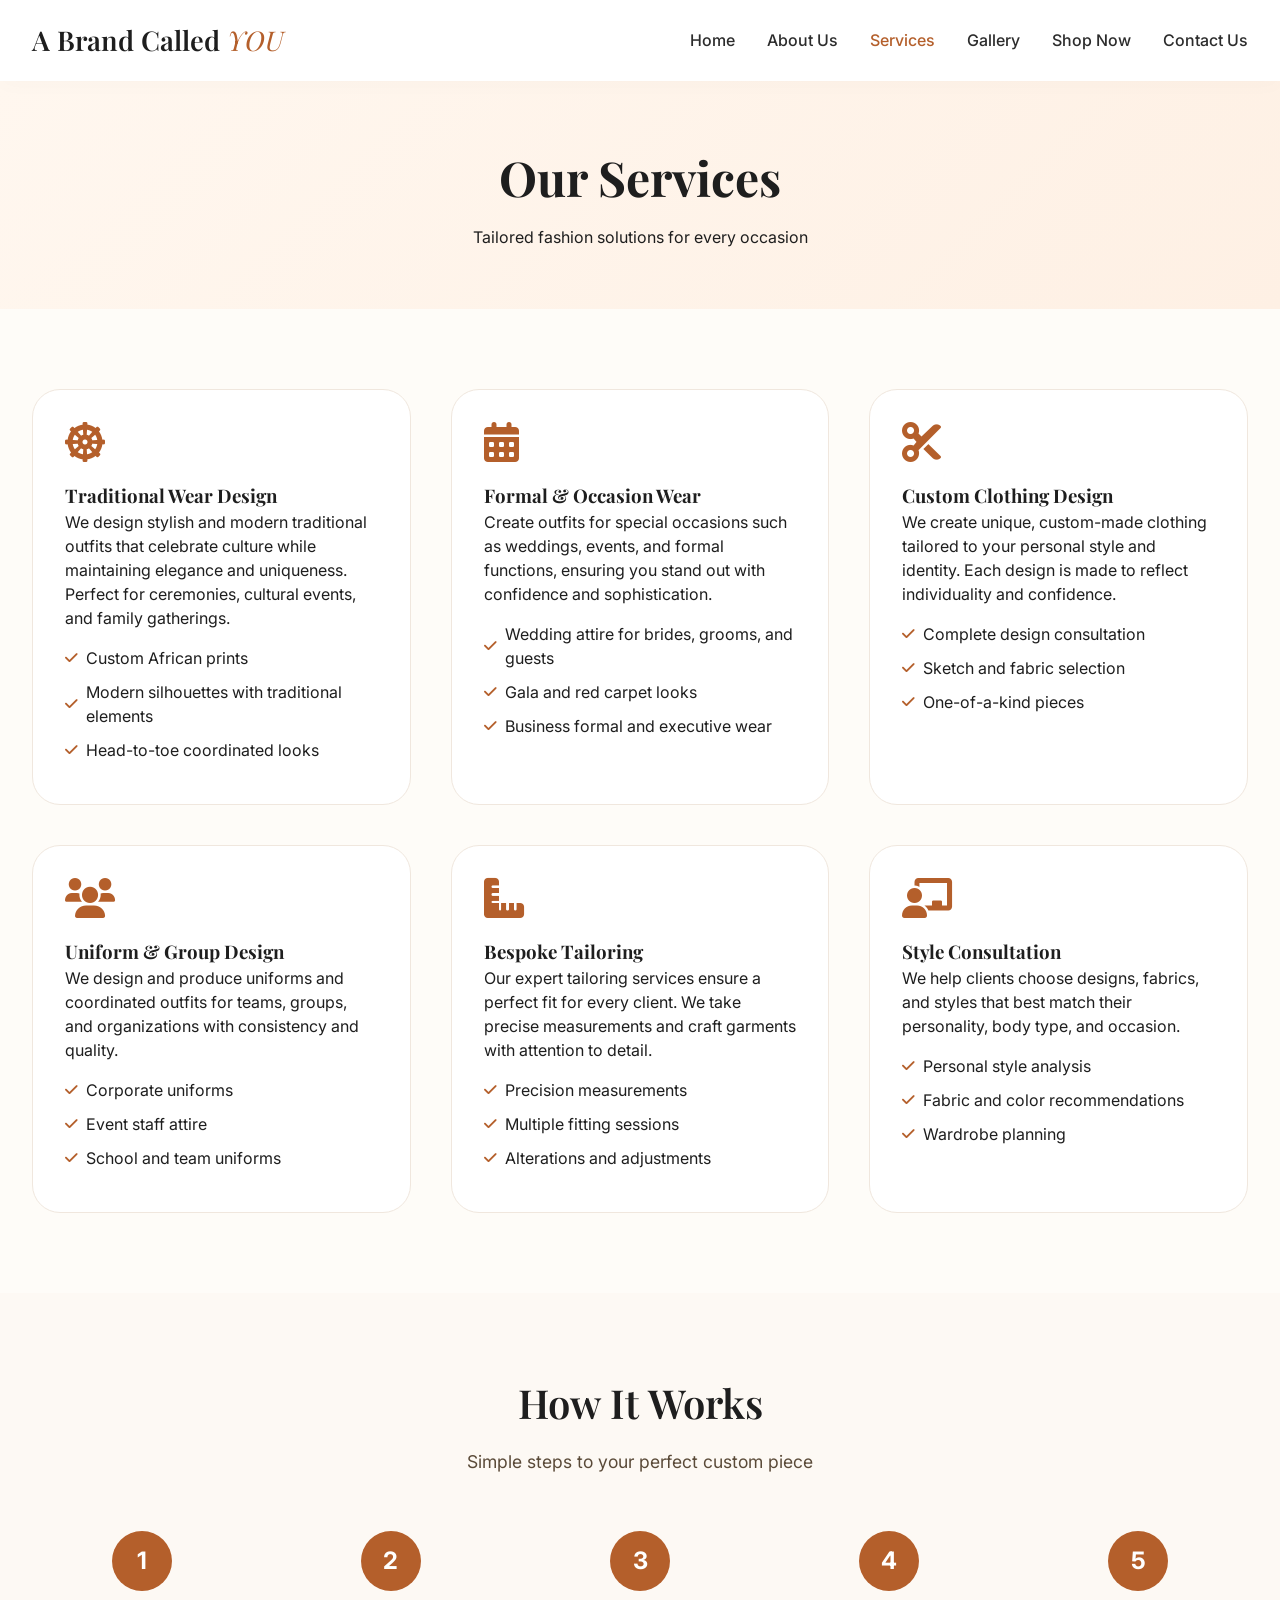
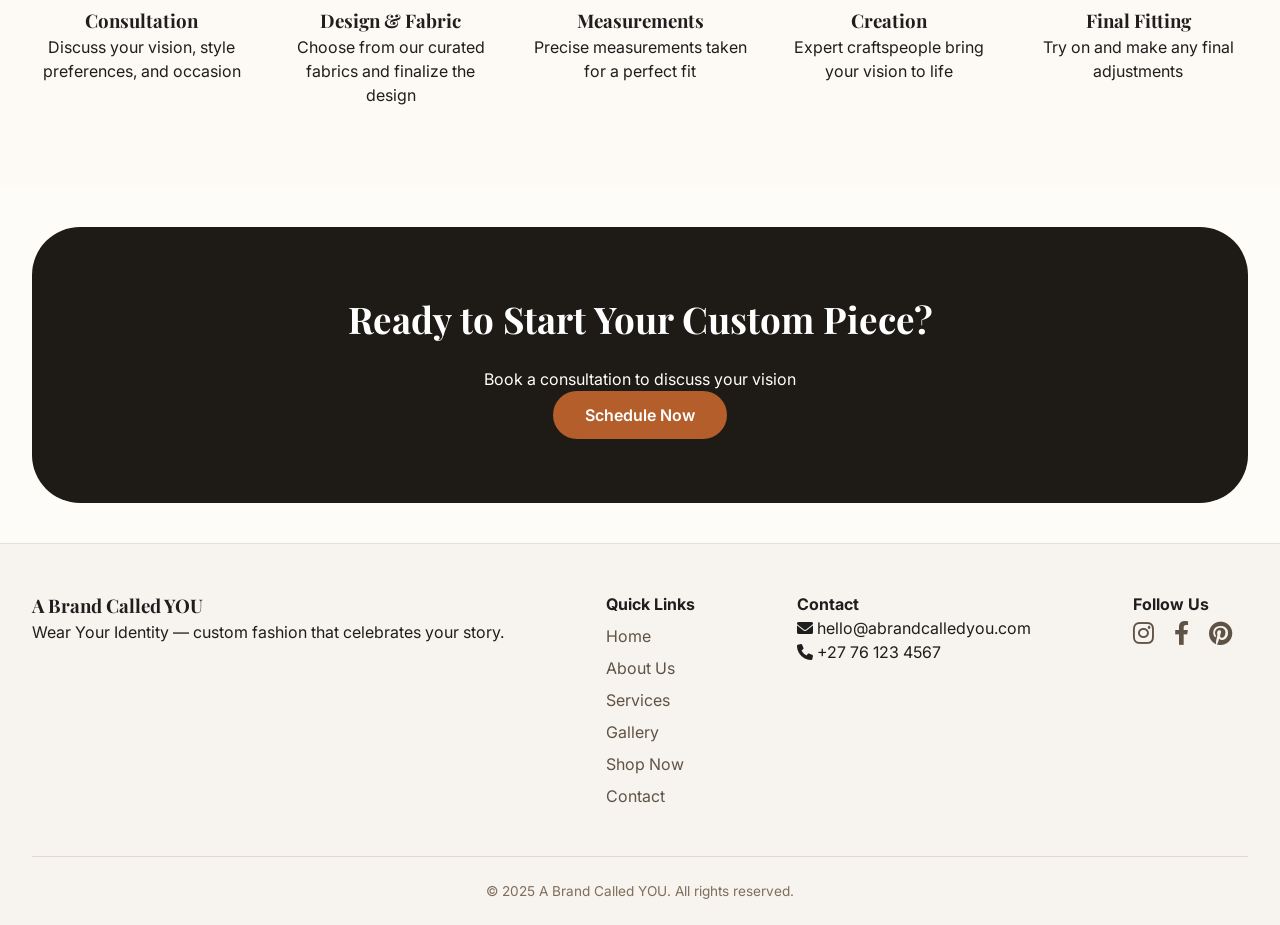
<file: services.html>
<!DOCTYPE html>
<html lang="en">
<head>
    <meta charset="UTF-8">
    <meta name="viewport" content="width=device-width, initial-scale=1.0">
    <title>A Brand Called YOU | Services - What We Offer</title>
    <link href="https://fonts.googleapis.com/css2?family=Inter:opsz,wght@14..32,300;14..32,400;14..32,500;14..32,600;14..32,700&family=Playfair+Display:ital,wght@0,400;0,500;0,600;1,400&display=swap" rel="stylesheet">
    <link rel="stylesheet" href="https://cdnjs.cloudflare.com/ajax/libs/font-awesome/6.0.0-beta3/css/all.min.css">
    <link rel="stylesheet" href="css/style.css">
</head>
<body>
    <header>
        <div class="container">
            <div class="navbar">
                <div class="logo">
                    <a href="index.html">A Brand Called <span>YOU</span></a>
                </div>
                <button class="menu-toggle" id="mobileMenuBtn"><i class="fas fa-bars"></i></button>
                <ul class="nav-links" id="navLinks">
                    <li><a href="index.html">Home</a></li>
                    <li><a href="about.html">About Us</a></li>
                    <li><a href="services.html" class="active">Services</a></li>
                    <li><a href="gallery.html">Gallery</a></li>
                    <li><a href="shop.html">Shop Now</a></li>
                    <li><a href="contact.html">Contact Us</a></li>
                </ul>
            </div>
        </div>
    </header>

    <main>
        <!-- Page Header -->
        <section class="page-header">
            <div class="container">
                <h1>Our Services</h1>
                <p>Tailored fashion solutions for every occasion</p>
            </div>
        </section>

        <!-- All Services -->
        <section class="all-services">
            <div class="container">
                <div class="services-full-grid">
                    <div class="service-detail-card">
                        <i class="fas fa-dharmachakra"></i>
                        <h3>Traditional Wear Design</h3>
                        <p>We design stylish and modern traditional outfits that celebrate culture while maintaining elegance and uniqueness. Perfect for ceremonies, cultural events, and family gatherings.</p>
                        <ul>
                            <li><i class="fas fa-check"></i> Custom African prints</li>
                            <li><i class="fas fa-check"></i> Modern silhouettes with traditional elements</li>
                            <li><i class="fas fa-check"></i> Head-to-toe coordinated looks</li>
                        </ul>
                    </div>

                    <div class="service-detail-card">
                        <i class="fas fa-calendar-alt"></i>
                        <h3>Formal & Occasion Wear</h3>
                        <p>Create outfits for special occasions such as weddings, events, and formal functions, ensuring you stand out with confidence and sophistication.</p>
                        <ul>
                            <li><i class="fas fa-check"></i> Wedding attire for brides, grooms, and guests</li>
                            <li><i class="fas fa-check"></i> Gala and red carpet looks</li>
                            <li><i class="fas fa-check"></i> Business formal and executive wear</li>
                        </ul>
                    </div>

                    <div class="service-detail-card">
                        <i class="fas fa-cut"></i>
                        <h3>Custom Clothing Design</h3>
                        <p>We create unique, custom-made clothing tailored to your personal style and identity. Each design is made to reflect individuality and confidence.</p>
                        <ul>
                            <li><i class="fas fa-check"></i> Complete design consultation</li>
                            <li><i class="fas fa-check"></i> Sketch and fabric selection</li>
                            <li><i class="fas fa-check"></i> One-of-a-kind pieces</li>
                        </ul>
                    </div>

                    <div class="service-detail-card">
                        <i class="fas fa-users"></i>
                        <h3>Uniform & Group Design</h3>
                        <p>We design and produce uniforms and coordinated outfits for teams, groups, and organizations with consistency and quality.</p>
                        <ul>
                            <li><i class="fas fa-check"></i> Corporate uniforms</li>
                            <li><i class="fas fa-check"></i> Event staff attire</li>
                            <li><i class="fas fa-check"></i> School and team uniforms</li>
                        </ul>
                    </div>

                    <div class="service-detail-card">
                        <i class="fas fa-ruler-combined"></i>
                        <h3>Bespoke Tailoring</h3>
                        <p>Our expert tailoring services ensure a perfect fit for every client. We take precise measurements and craft garments with attention to detail.</p>
                        <ul>
                            <li><i class="fas fa-check"></i> Precision measurements</li>
                            <li><i class="fas fa-check"></i> Multiple fitting sessions</li>
                            <li><i class="fas fa-check"></i> Alterations and adjustments</li>
                        </ul>
                    </div>

                    <div class="service-detail-card">
                        <i class="fas fa-chalkboard-user"></i>
                        <h3>Style Consultation</h3>
                        <p>We help clients choose designs, fabrics, and styles that best match their personality, body type, and occasion.</p>
                        <ul>
                            <li><i class="fas fa-check"></i> Personal style analysis</li>
                            <li><i class="fas fa-check"></i> Fabric and color recommendations</li>
                            <li><i class="fas fa-check"></i> Wardrobe planning</li>
                        </ul>
                    </div>
                </div>
            </div>
        </section>

        <!-- Process Section -->
        <section class="process-section" style="background: #fdf9f4;">
            <div class="container">
                <h2 class="section-title">How It Works</h2>
                <p class="section-sub">Simple steps to your perfect custom piece</p>
                <div class="process-steps">
                    <div class="step">
                        <div class="step-number">1</div>
                        <h3>Consultation</h3>
                        <p>Discuss your vision, style preferences, and occasion</p>
                    </div>
                    <div class="step">
                        <div class="step-number">2</div>
                        <h3>Design & Fabric</h3>
                        <p>Choose from our curated fabrics and finalize the design</p>
                    </div>
                    <div class="step">
                        <div class="step-number">3</div>
                        <h3>Measurements</h3>
                        <p>Precise measurements taken for a perfect fit</p>
                    </div>
                    <div class="step">
                        <div class="step-number">4</div>
                        <h3>Creation</h3>
                        <p>Expert craftspeople bring your vision to life</p>
                    </div>
                    <div class="step">
                        <div class="step-number">5</div>
                        <h3>Final Fitting</h3>
                        <p>Try on and make any final adjustments</p>
                    </div>
                </div>
            </div>
        </section>

        <!-- Pricing CTA -->
        <div class="container">
            <div class="cta-section">
                <h2>Ready to Start Your Custom Piece?</h2>
                <p>Book a consultation to discuss your vision</p>
                <a href="contact.html" class="btn-primary">Schedule Now</a>
            </div>
        </div>
    </main>

    <footer>
        <div class="container">
            <div class="footer-content">
                <div class="footer-col">
                    <h3>A Brand Called YOU</h3>
                    <p>Wear Your Identity — custom fashion that celebrates your story.</p>
                </div>
                <div class="footer-col">
                    <h4>Quick Links</h4>
                    <ul>
                        <li><a href="index.html">Home</a></li>
                        <li><a href="about.html">About Us</a></li>
                        <li><a href="services.html">Services</a></li>
                        <li><a href="gallery.html">Gallery</a></li>
                        <li><a href="shop.html">Shop Now</a></li>
                        <li><a href="contact.html">Contact</a></li>
                    </ul>
                </div>
                <div class="footer-col">
                    <h4>Contact</h4>
                    <p><i class="fas fa-envelope"></i> hello@abrandcalledyou.com</p>
                    <p><i class="fas fa-phone"></i> +27 76 123 4567</p>
                </div>
                <div class="footer-col">
                    <h4>Follow Us</h4>
                    <div class="social-links">
                        <a href="#"><i class="fab fa-instagram"></i></a>
                        <a href="#"><i class="fab fa-facebook-f"></i></a>
                        <a href="#"><i class="fab fa-pinterest"></i></a>
                    </div>
                </div>
            </div>
            <div class="copyright">
                &copy; 2025 A Brand Called YOU. All rights reserved.
            </div>
        </div>
    </footer>

    <script src="js/main.js"></script>
</body>
</html>
</file>
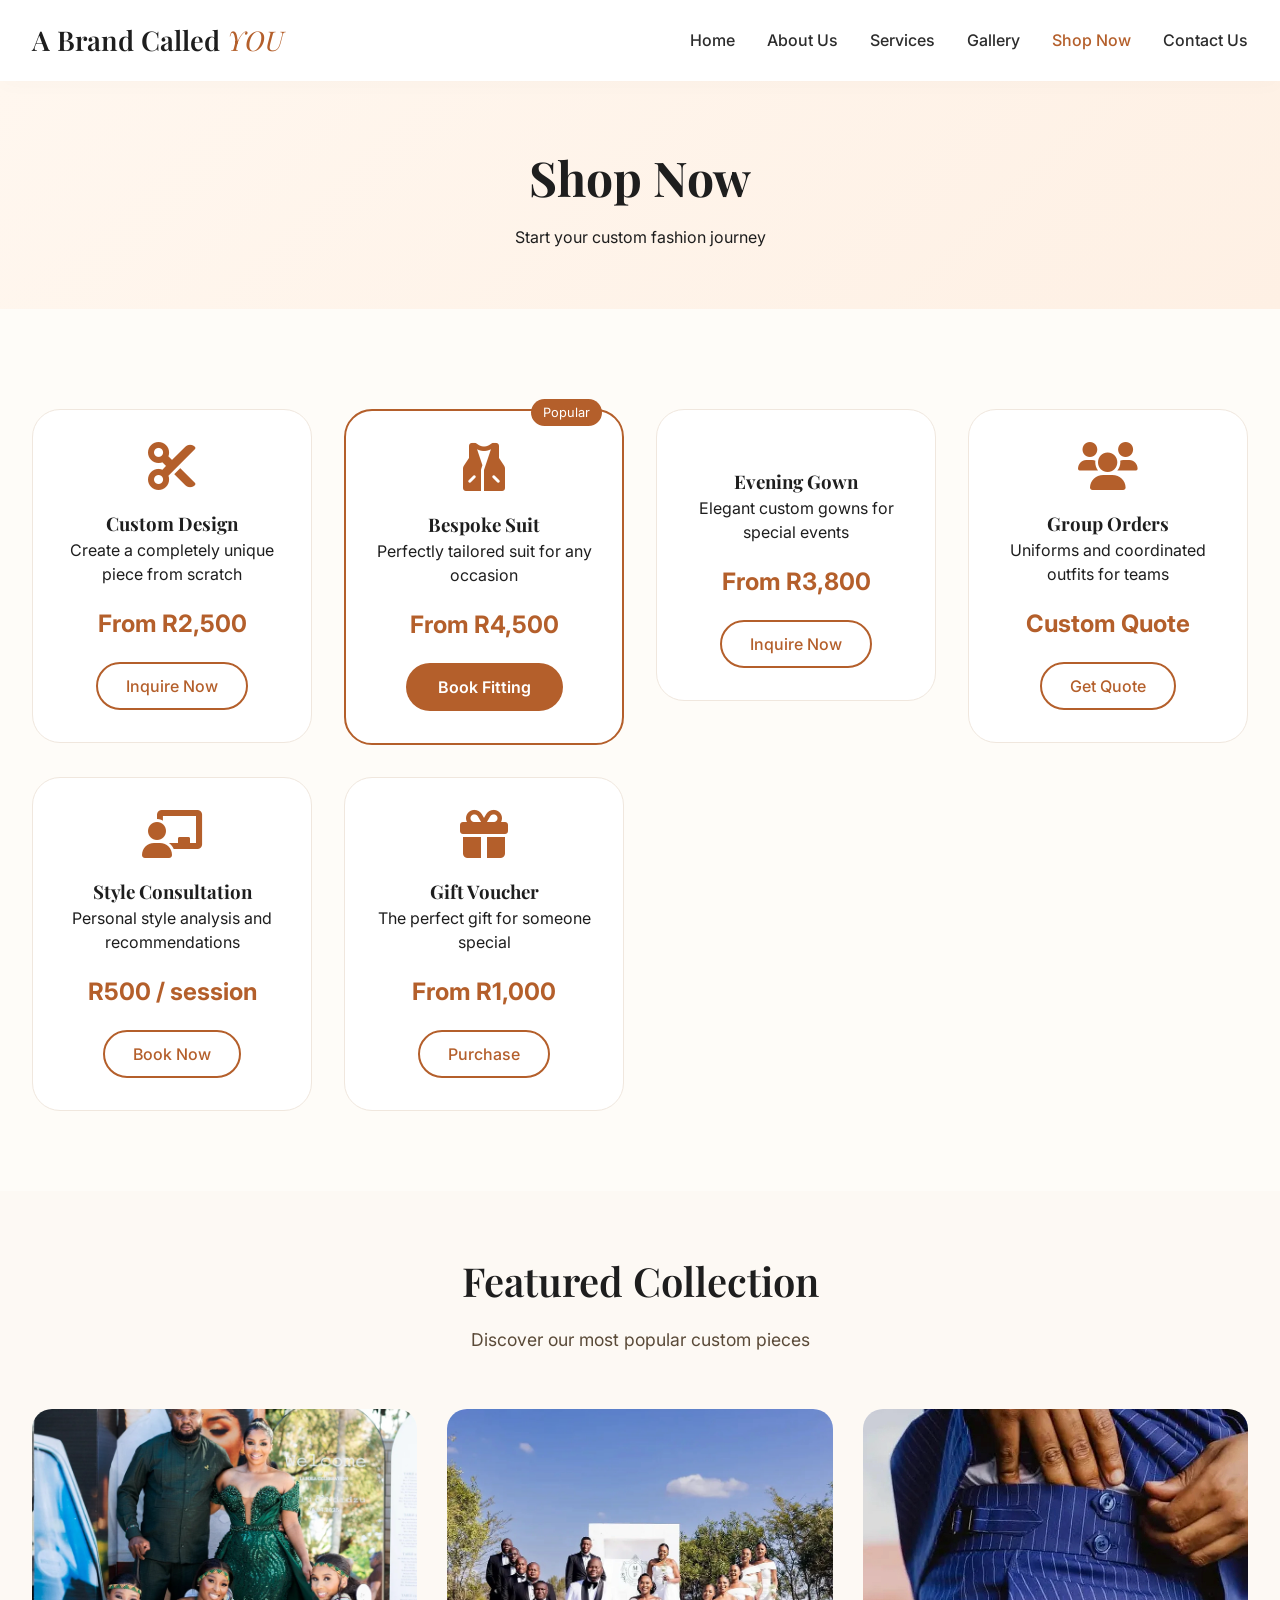
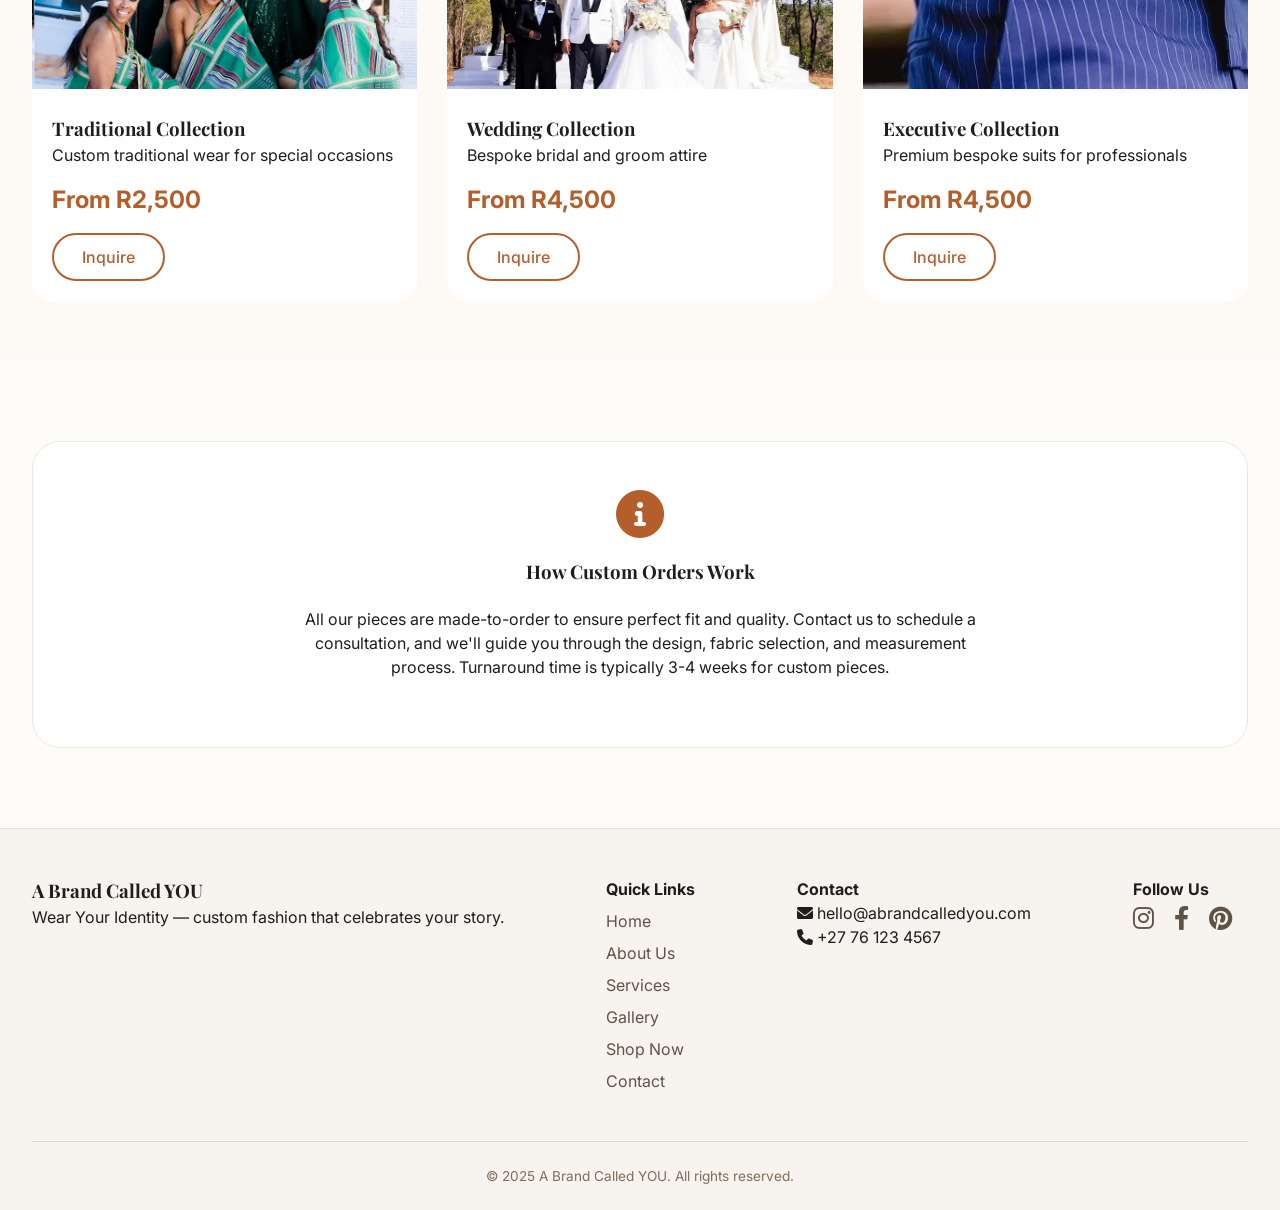
<file: shop.html>
<!DOCTYPE html>
<html lang="en">
<head>
    <meta charset="UTF-8">
    <meta name="viewport" content="width=device-width, initial-scale=1.0">
    <title>A Brand Called YOU | Shop - Custom Fashion</title>
    <link href="https://fonts.googleapis.com/css2?family=Inter:opsz,wght@14..32,300;14..32,400;14..32,500;14..32,600;14..32,700&family=Playfair+Display:ital,wght@0,400;0,500;0,600;1,400&display=swap" rel="stylesheet">
    <link rel="stylesheet" href="https://cdnjs.cloudflare.com/ajax/libs/font-awesome/6.0.0-beta3/css/all.min.css">
    <link rel="stylesheet" href="css/style.css">
</head>
<body>
    <header>
        <div class="container">
            <div class="navbar">
                <div class="logo">
                    <a href="index.html">A Brand Called <span>YOU</span></a>
                </div>
                <button class="menu-toggle" id="mobileMenuBtn"><i class="fas fa-bars"></i></button>
                <ul class="nav-links" id="navLinks">
                    <li><a href="index.html">Home</a></li>
                    <li><a href="about.html">About Us</a></li>
                    <li><a href="services.html">Services</a></li>
                    <li><a href="gallery.html">Gallery</a></li>
                    <li><a href="shop.html" class="active">Shop Now</a></li>
                    <li><a href="contact.html">Contact Us</a></li>
                </ul>
            </div>
        </div>
    </header>

    <main>
        <!-- Page Header -->
        <section class="page-header">
            <div class="container">
                <h1>Shop Now</h1>
                <p>Start your custom fashion journey</p>
            </div>
        </section>

        <!-- Shop Categories -->
        <section class="shop-section">
            <div class="container">
                <div class="shop-grid">
                    <div class="shop-category">
                        <div class="shop-card">
                            <div class="shop-icon"><i class="fas fa-cut"></i></div>
                            <h3>Custom Design</h3>
                            <p>Create a completely unique piece from scratch</p>
                            <div class="price">From R2,500</div>
                            <a href="contact.html" class="btn-outline">Inquire Now</a>
                        </div>
                    </div>

                    <div class="shop-category">
                        <div class="shop-card featured">
                            <div class="shop-badge">Popular</div>
                            <div class="shop-icon"><i class="fas fa-vest"></i></div>
                            <h3>Bespoke Suit</h3>
                            <p>Perfectly tailored suit for any occasion</p>
                            <div class="price">From R4,500</div>
                            <a href="contact.html" class="btn-primary">Book Fitting</a>
                        </div>
                    </div>

                    <div class="shop-category">
                        <div class="shop-card">
                            <div class="shop-icon"><i class="fas fa-dress"></i></div>
                            <h3>Evening Gown</h3>
                            <p>Elegant custom gowns for special events</p>
                            <div class="price">From R3,800</div>
                            <a href="contact.html" class="btn-outline">Inquire Now</a>
                        </div>
                    </div>

                    <div class="shop-category">
                        <div class="shop-card">
                            <div class="shop-icon"><i class="fas fa-users"></i></div>
                            <h3>Group Orders</h3>
                            <p>Uniforms and coordinated outfits for teams</p>
                            <div class="price">Custom Quote</div>
                            <a href="contact.html" class="btn-outline">Get Quote</a>
                        </div>
                    </div>

                    <div class="shop-category">
                        <div class="shop-card">
                            <div class="shop-icon"><i class="fas fa-chalkboard-user"></i></div>
                            <h3>Style Consultation</h3>
                            <p>Personal style analysis and recommendations</p>
                            <div class="price">R500 / session</div>
                            <a href="contact.html" class="btn-outline">Book Now</a>
                        </div>
                    </div>

                    <div class="shop-category">
                        <div class="shop-card">
                            <div class="shop-icon"><i class="fas fa-gift"></i></div>
                            <h3>Gift Voucher</h3>
                            <p>The perfect gift for someone special</p>
                            <div class="price">From R1,000</div>
                            <a href="contact.html" class="btn-outline">Purchase</a>
                        </div>
                    </div>
                </div>
            </div>
        </section>

        <!-- Featured Collection Preview -->
        <section style="background: #fdf9f4; padding: 60px 0;">
            <div class="container">
                <h2 class="section-title">Featured Collection</h2>
                <p class="section-sub">Discover our most popular custom pieces</p>
                <div style="display: grid; grid-template-columns: repeat(auto-fit, minmax(300px, 1fr)); gap: 30px; margin-top: 40px;">
                    <div style="border-radius: 20px; overflow: hidden; background: white;">
                        <img src="images/green-traditional.png.png" alt="Traditional collection" style="width:100%; height: 280px; object-fit:cover;">
                        <div style="padding: 20px;">
                            <h3>Traditional Collection</h3>
                            <p>Custom traditional wear for special occasions</p>
                            <div class="price" style="margin: 15px 0;">From R2,500</div>
                            <a href="contact.html" class="btn-outline" style="display: inline-block;">Inquire</a>
                        </div>
                    </div>
                    <div style="border-radius: 20px; overflow: hidden; background: white;">
                        <img src="images/wedding-couple.png.png" alt="Wedding collection" style="width:100%; height: 280px; object-fit:cover;">
                        <div style="padding: 20px;">
                            <h3>Wedding Collection</h3>
                            <p>Bespoke bridal and groom attire</p>
                            <div class="price" style="margin: 15px 0;">From R4,500</div>
                            <a href="contact.html" class="btn-outline" style="display: inline-block;">Inquire</a>
                        </div>
                    </div>
                    <div style="border-radius: 20px; overflow: hidden; background: white;">
                        <img src="images/suit-detail.png.png" alt="Formal collection" style="width:100%; height: 280px; object-fit:cover;">
                        <div style="padding: 20px;">
                            <h3>Executive Collection</h3>
                            <p>Premium bespoke suits for professionals</p>
                            <div class="price" style="margin: 15px 0;">From R4,500</div>
                            <a href="contact.html" class="btn-outline" style="display: inline-block;">Inquire</a>
                        </div>
                    </div>
                </div>
            </div>
        </section>

        <!-- Process Note -->
        <section class="info-note">
            <div class="container">
                <div class="info-card" style="background: white; padding: 48px; border-radius: 28px; text-align: center; border: 1px solid #f0e7de;">
                    <i class="fas fa-info-circle" style="font-size: 3rem; color: #b45f2b; margin-bottom: 20px;"></i>
                    <h3>How Custom Orders Work</h3>
                    <p style="max-width: 700px; margin: 20px auto;">All our pieces are made-to-order to ensure perfect fit and quality. Contact us to schedule a consultation, and we'll guide you through the design, fabric selection, and measurement process. Turnaround time is typically 3-4 weeks for custom pieces.</p>
                </div>
            </div>
        </section>
    </main>

    <footer>
        <div class="container">
            <div class="footer-content">
                <div class="footer-col">
                    <h3>A Brand Called YOU</h3>
                    <p>Wear Your Identity — custom fashion that celebrates your story.</p>
                </div>
                <div class="footer-col">
                    <h4>Quick Links</h4>
                    <ul>
                        <li><a href="index.html">Home</a></li>
                        <li><a href="about.html">About Us</a></li>
                        <li><a href="services.html">Services</a></li>
                        <li><a href="gallery.html">Gallery</a></li>
                        <li><a href="shop.html">Shop Now</a></li>
                        <li><a href="contact.html">Contact</a></li>
                    </ul>
                </div>
                <div class="footer-col">
                    <h4>Contact</h4>
                    <p><i class="fas fa-envelope"></i> hello@abrandcalledyou.com</p>
                    <p><i class="fas fa-phone"></i> +27 76 123 4567</p>
                </div>
                <div class="footer-col">
                    <h4>Follow Us</h4>
                    <div class="social-links">
                        <a href="#"><i class="fab fa-instagram"></i></a>
                        <a href="#"><i class="fab fa-facebook-f"></i></a>
                        <a href="#"><i class="fab fa-pinterest"></i></a>
                    </div>
                </div>
            </div>
            <div class="copyright">
                &copy; 2025 A Brand Called YOU. All rights reserved.
            </div>
        </div>
    </footer>

    <script src="js/main.js"></script>
</body>
</html>
</file>
<file: css/style.css>
/* css/style.css - Main Stylesheet */
* {
    margin: 0;
    padding: 0;
    box-sizing: border-box;
}

body {
    font-family: 'Inter', sans-serif;
    background-color: #fefcf8;
    color: #1e1e1e;
    scroll-behavior: smooth;
    line-height: 1.5;
}

h1, h2, h3, .logo {
    font-family: 'Playfair Display', serif;
}

.container {
    max-width: 1280px;
    margin: 0 auto;
    padding: 0 32px;
}

/* Header & Navigation */
header {
    background: rgba(255, 255, 255, 0.96);
    backdrop-filter: blur(2px);
    box-shadow: 0 4px 20px rgba(0, 0, 0, 0.02);
    position: sticky;
    top: 0;
    z-index: 100;
}

.navbar {
    display: flex;
    justify-content: space-between;
    align-items: center;
    padding: 20px 0;
    flex-wrap: wrap;
}

.logo a {
    font-size: 1.7rem;
    font-weight: 600;
    text-decoration: none;
    color: #1e1e1e;
}

.logo span {
    font-weight: 400;
    color: #b45f2b;
    font-style: italic;
}

.nav-links {
    display: flex;
    gap: 32px;
    list-style: none;
}

.nav-links a {
    text-decoration: none;
    font-weight: 500;
    color: #2c2c2c;
    transition: color 0.2s ease;
}

.nav-links a:hover, .nav-links a.active {
    color: #b45f2b;
}

.menu-toggle {
    display: none;
    font-size: 1.8rem;
    cursor: pointer;
    background: none;
    border: none;
}

/* Buttons */
.btn-primary {
    background-color: #b45f2b;
    color: white;
    padding: 12px 32px;
    border-radius: 40px;
    text-decoration: none;
    font-weight: 600;
    transition: all 0.25s ease;
    display: inline-block;
    border: none;
    cursor: pointer;
}

.btn-primary:hover {
    background-color: #8e471f;
    transform: translateY(-2px);
    box-shadow: 0 6px 14px rgba(180, 95, 43, 0.2);
}

.btn-outline {
    background: transparent;
    border: 2px solid #b45f2b;
    color: #b45f2b;
    padding: 10px 28px;
    border-radius: 40px;
    text-decoration: none;
    font-weight: 500;
    transition: all 0.2s;
    display: inline-block;
    cursor: pointer;
}

.btn-outline:hover {
    background: #b45f2b;
    color: white;
}

/* Section Styles */
section {
    padding: 80px 0;
}

.section-title {
    text-align: center;
    font-size: 2.5rem;
    margin-bottom: 16px;
    font-weight: 600;
}

.section-sub {
    text-align: center;
    color: #5a4a38;
    max-width: 680px;
    margin: 0 auto 56px auto;
    font-size: 1.1rem;
}

/* Hero Section */
.hero {
    padding: 60px 0 80px;
    background: linear-gradient(135deg, #fff7ef 0%, #fef6ec 100%);
}

.hero-grid {
    display: flex;
    align-items: center;
    gap: 48px;
    flex-wrap: wrap;
}

.hero-content {
    flex: 1;
}

.hero-content h1 {
    font-size: 3.3rem;
    line-height: 1.2;
    margin-bottom: 20px;
}

.hero-content p {
    font-size: 1.2rem;
    color: #4b3b2c;
    margin-bottom: 32px;
}

.hero-badge {
    background: #e9e0d5;
    display: inline-block;
    padding: 6px 14px;
    border-radius: 40px;
    font-size: 0.8rem;
    font-weight: 500;
    margin-bottom: 20px;
    color: #6b3e1a;
}

.hero-placeholder, .placeholder-image, .gallery-placeholder, .map-placeholder {
    background: linear-gradient(135deg, #e8dfd3, #ddd2c4);
    border-radius: 28px;
    min-height: 320px;
    display: flex;
    align-items: center;
    justify-content: center;
    gap: 12px;
    color: #8b6b48;
    font-weight: 500;
}

.hero-placeholder i, .placeholder-image i {
    font-size: 4rem;
    opacity: 0.6;
}

/* Services Grid */
.services-grid, .values-grid, .team-grid, .shop-grid {
    display: grid;
    grid-template-columns: repeat(auto-fit, minmax(280px, 1fr));
    gap: 32px;
    margin-top: 20px;
}

.service-card, .value-card, .team-card, .shop-card {
    background: white;
    padding: 32px 24px;
    border-radius: 28px;
    text-align: center;
    border: 1px solid #f0e7de;
    transition: transform 0.2s;
}

.service-card:hover, .value-card:hover, .shop-card:hover {
    transform: translateY(-5px);
    box-shadow: 0 10px 25px rgba(0,0,0,0.05);
}

.service-card i, .value-card i {
    font-size: 2.5rem;
    color: #b45f2b;
    margin-bottom: 20px;
}

/* Two Columns */
.two-columns {
    display: flex;
    gap: 40px;
    flex-wrap: wrap;
}

.vision-card, .mission-card {
    flex: 1;
    background: white;
    padding: 32px;
    border-radius: 28px;
    border: 1px solid #f0e8df;
}

.vision-card i, .mission-card i {
    font-size: 2rem;
    color: #b45f2b;
    margin-bottom: 16px;
}

/* Testimonial */
.testimonial-card {
    background: #fff;
    padding: 48px;
    border-radius: 48px;
    text-align: center;
    box-shadow: 0 10px 30px rgba(0,0,0,0.03);
}

.testimonial-card i {
    font-size: 3rem;
    color: #b45f2b;
    opacity: 0.5;
    margin-bottom: 20px;
}

.testimonial-card p {
    font-size: 1.3rem;
    font-style: italic;
    max-width: 700px;
    margin: 0 auto 20px;
}

/* CTA Section */
.cta-section {
    background: #1e1a15;
    color: white;
    text-align: center;
    border-radius: 48px;
    padding: 64px 32px;
    margin: 40px 0;
}

.cta-section h2 {
    font-size: 2.3rem;
    margin-bottom: 20px;
}

/* Page Header */
.page-header {
    background: linear-gradient(135deg, #fff7ef, #fef0e4);
    padding: 60px 0;
    text-align: center;
}

.page-header h1 {
    font-size: 3rem;
    margin-bottom: 12px;
}

/* Services Detail */
.services-full-grid {
    display: grid;
    grid-template-columns: repeat(auto-fit, minmax(340px, 1fr));
    gap: 40px;
}

.service-detail-card {
    background: white;
    padding: 32px;
    border-radius: 28px;
    border: 1px solid #f0e7de;
}

.service-detail-card i {
    font-size: 2.5rem;
    color: #b45f2b;
    margin-bottom: 20px;
}

.service-detail-card ul {
    margin-top: 16px;
    list-style: none;
}

.service-detail-card li {
    margin: 10px 0;
    display: flex;
    align-items: center;
    gap: 8px;
}

.service-detail-card li i {
    font-size: 0.9rem;
    margin: 0;
    color: #b45f2b;
}

/* Process Steps */
.process-steps {
    display: flex;
    flex-wrap: wrap;
    justify-content: center;
    gap: 30px;
}

.step {
    text-align: center;
    flex: 1;
    min-width: 150px;
}

.step-number {
    width: 60px;
    height: 60px;
    background: #b45f2b;
    color: white;
    border-radius: 50%;
    display: flex;
    align-items: center;
    justify-content: center;
    font-size: 1.5rem;
    font-weight: bold;
    margin: 0 auto 16px;
}

/* Gallery */
.gallery-filters {
    text-align: center;
    margin-bottom: 40px;
}

.filter-btn {
    background: none;
    border: none;
    padding: 8px 20px;
    margin: 5px;
    cursor: pointer;
    font-weight: 500;
    border-radius: 30px;
    transition: all 0.2s;
}

.filter-btn.active, .filter-btn:hover {
    background: #b45f2b;
    color: white;
}

.gallery-grid {
    display: grid;
    grid-template-columns: repeat(auto-fill, minmax(300px, 1fr));
    gap: 30px;
}

.gallery-item {
    cursor: pointer;
}

.gallery-image {
    position: relative;
    border-radius: 20px;
    overflow: hidden;
}

.gallery-placeholder {
    min-height: 280px;
    background: linear-gradient(135deg, #e8dfd3, #ddd2c4);
}

.gallery-overlay {
    position: absolute;
    bottom: 0;
    left: 0;
    right: 0;
    background: linear-gradient(transparent, rgba(0,0,0,0.7));
    color: white;
    padding: 20px;
    transform: translateY(100%);
    transition: transform 0.3s;
}

.gallery-image:hover .gallery-overlay {
    transform: translateY(0);
}

/* Shop */
.shop-card {
    position: relative;
}

.shop-card.featured {
    border: 2px solid #b45f2b;
    position: relative;
}

.shop-badge {
    position: absolute;
    top: -12px;
    right: 20px;
    background: #b45f2b;
    color: white;
    padding: 4px 12px;
    border-radius: 20px;
    font-size: 0.8rem;
}

.shop-icon i {
    font-size: 3rem;
    color: #b45f2b;
    margin-bottom: 20px;
}

.price {
    font-size: 1.5rem;
    font-weight: bold;
    color: #b45f2b;
    margin: 20px 0;
}

/* Contact Page */
.contact-grid {
    display: grid;
    grid-template-columns: 1fr 1fr;
    gap: 50px;
}

.contact-item {
    display: flex;
    gap: 16px;
    margin-bottom: 28px;
}

.contact-item i {
    font-size: 1.5rem;
    color: #b45f2b;
    margin-top: 4px;
}

.contact-item h4 {
    margin-bottom: 6px;
}

.contact-form form {
    background: white;
    padding: 32px;
    border-radius: 28px;
    border: 1px solid #f0e7de;
}

.form-group {
    margin-bottom: 20px;
}

.form-group input, .form-group select, .form-group textarea {
    width: 100%;
    padding: 12px 16px;
    border: 1px solid #ddd6ce;
    border-radius: 12px;
    font-family: inherit;
}

.social-connect {
    margin-top: 32px;
}

.social-connect .social-links a {
    font-size: 1.5rem;
    margin-right: 16px;
    color: #5f5346;
}

/* Footer */
footer {
    background: #f7f3ee;
    padding: 48px 0 24px;
    border-top: 1px solid #e9e0d5;
}

.footer-content {
    display: flex;
    justify-content: space-between;
    flex-wrap: wrap;
    gap: 32px;
    margin-bottom: 40px;
}

.footer-col ul {
    list-style: none;
}

.footer-col ul li {
    margin: 8px 0;
}

.footer-col a {
    text-decoration: none;
    color: #5f5346;
}

.footer-col a:hover {
    color: #b45f2b;
}

.social-links a {
    font-size: 1.5rem;
    margin-right: 16px;
    color: #5f5346;
}

.copyright {
    text-align: center;
    padding-top: 24px;
    border-top: 1px solid #e2d8ce;
    font-size: 0.85rem;
    color: #7f6e5b;
}

/* Responsive */
@media (max-width: 900px) {
    .nav-links {
        display: none;
        width: 100%;
        flex-direction: column;
        gap: 16px;
        padding: 24px 0;
    }
    .nav-links.show {
        display: flex;
    }
    .menu-toggle {
        display: block;
    }
    .hero-content h1 {
        font-size: 2.2rem;
    }
    .contact-grid {
        grid-template-columns: 1fr;
    }
    .two-columns {
        flex-direction: column;
    }
    .section-title {
        font-size: 2rem;
    }
    .process-steps {
        flex-direction: column;
        align-items: center;
    }
}

@media (max-width: 560px) {
    .container {
        padding: 0 20px;
    }
    .hero-content h1 {
        font-size: 1.8rem;
    }
    .btn-primary, .btn-outline {
        padding: 10px 20px;
    }
}
</file>
